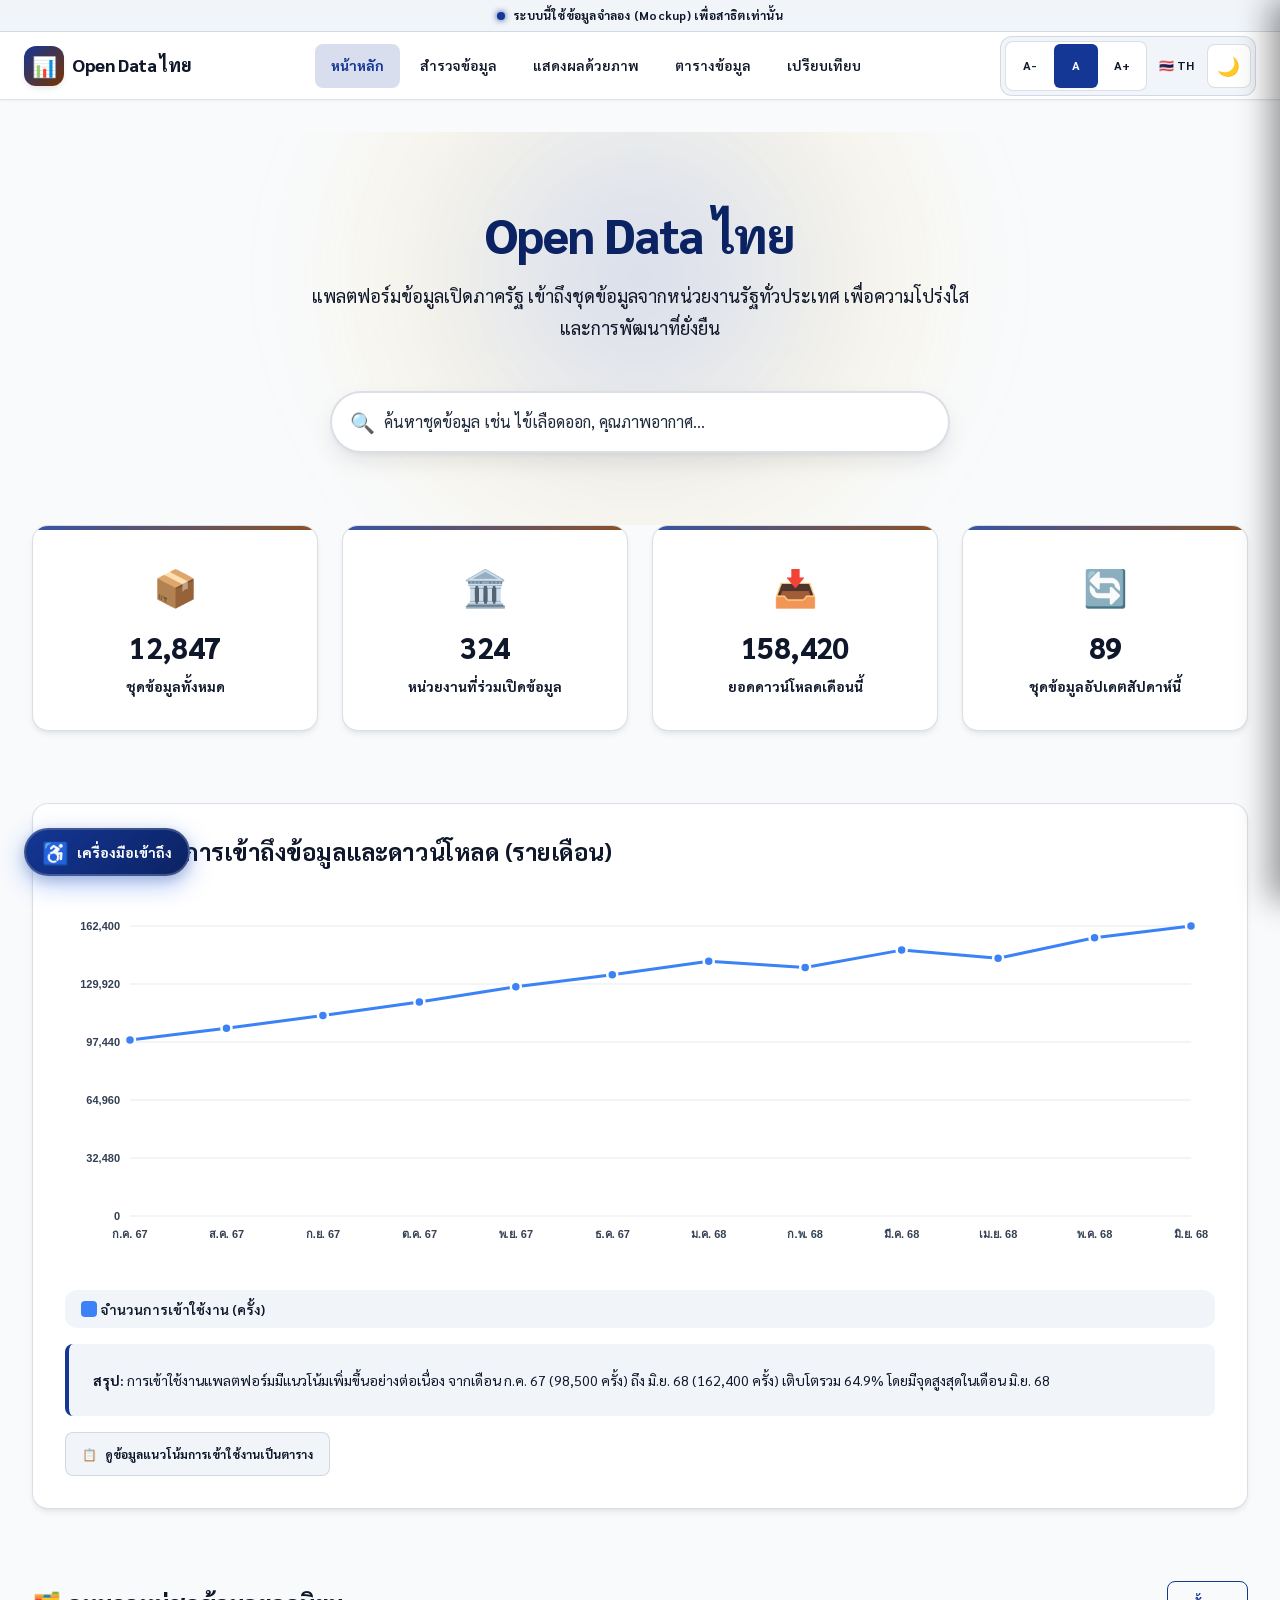
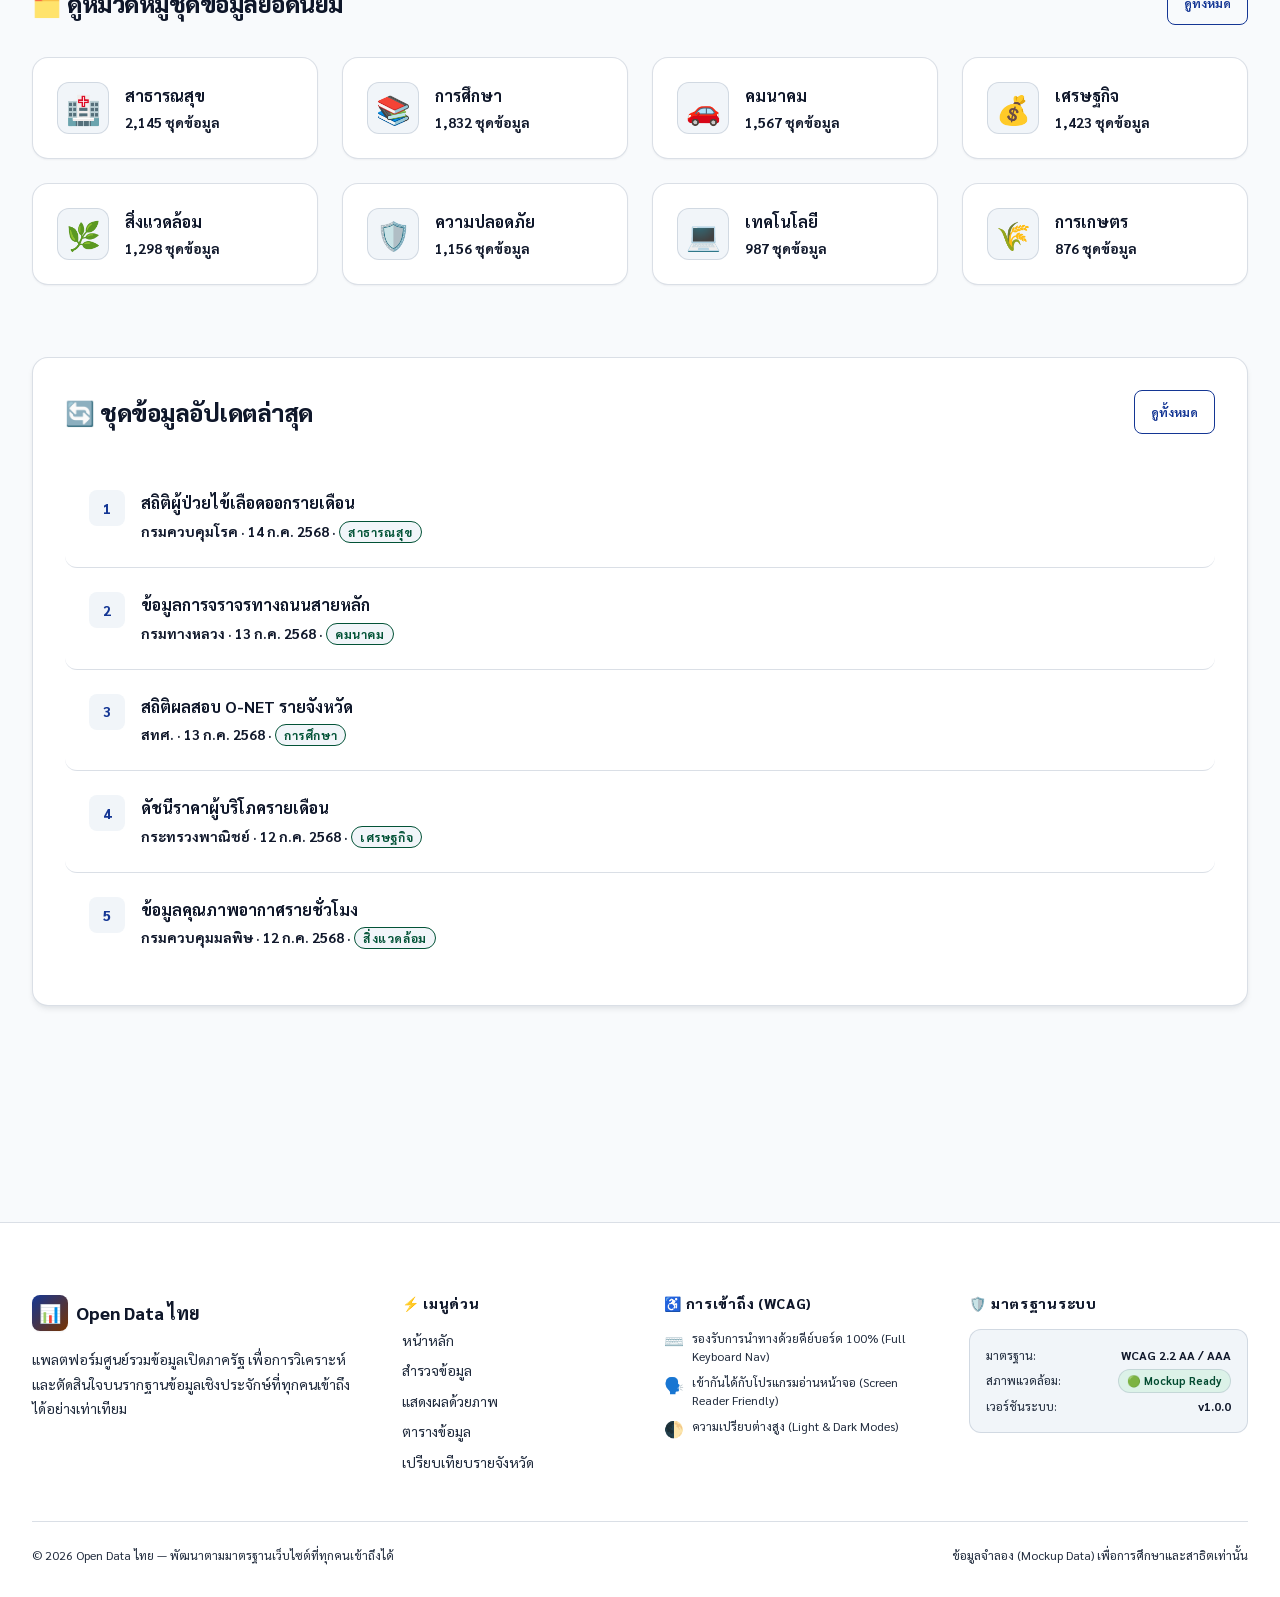
<file: index.html>
<!DOCTYPE html>
<html lang="th">
<head>
  <meta charset="UTF-8">
  <meta name="viewport" content="width=device-width, initial-scale=1.0">
  <meta name="description" content="Open Data ไทย — แพลตฟอร์มข้อมูลเปิดภาครัฐ ค้นหาและเข้าถึงชุดข้อมูลจากหน่วยงานรัฐทั่วประเทศ">
  <title>Open Data ไทย — หน้าหลัก</title>
  <script>
    (function(){try{var t=localStorage.getItem('wcag_theme');var s=localStorage.getItem('wcag_full_settings');var th=t;if(s){var o=JSON.parse(s);if(o&&o.theme)th=o.theme;}if(!th&&window.matchMedia&&window.matchMedia('(prefers-color-scheme: light)').matches)th='light';if(!th)th='dark';document.documentElement.setAttribute('data-theme',th);if(s){var o2=JSON.parse(s);if(o2&&o2.fontSize&&o2.fontSize!=='norm')document.documentElement.classList.add('wcag-size-'+o2.fontSize);}}catch(e){}})();
  </script>
  <link rel="stylesheet" href="css/styles.css">
  <link rel="stylesheet" href="css/components.css">
</head>
<body>
  <a href="#main-content" class="skip-link" data-i18n="skip.main">ข้ามไปยังเนื้อหาหลัก</a>

  <div class="mockup-banner" role="status" aria-label="ข้อมูลจำลอง">
    <span class="mockup-dot" aria-hidden="true"></span>
    <span data-i18n="banner.mockup">ระบบนี้ใช้ข้อมูลจำลอง (<span lang="en">Mockup</span>) เพื่อสาธิตเท่านั้น</span>
  </div>

  <header class="site-nav" role="banner">
    <div class="nav-inner">
      <a href="index.html" class="nav-brand" aria-label="Open Data ไทย หน้าหลัก" data-i18n-aria-label="nav.brand">
        <span class="brand-icon" aria-hidden="true">📊</span>
        <span data-i18n="nav.brand"><span lang="en">Open Data</span> ไทย</span>
      </a>
      <nav id="nav-links" class="nav-links" data-open="false" aria-label="เมนูหลัก">
        <a href="index.html" class="nav-link" aria-current="page" data-i18n="nav.home">หน้าหลัก</a>
        <a href="explore.html" class="nav-link" data-i18n="nav.explore">สำรวจข้อมูล</a>
        <a href="visualization.html" class="nav-link" data-i18n="nav.viz">แสดงผลด้วยภาพ</a>
        <a href="data-table.html" class="nav-link" data-i18n="nav.table">ตารางข้อมูล</a>
        <a href="compare.html" class="nav-link" aria-label="เปรียบเทียบข้อมูลสถิติผู้ป่วยไข้เลือดออกรายจังหวัด" data-i18n="nav.compare" data-i18n-aria-label="nav.compare.aria">เปรียบเทียบ</a>
      </nav>
      <div class="nav-actions" role="group" aria-label="เครื่องมือเสริมและการนำทาง">
        <button type="button" class="nav-toggle" id="nav-toggle" aria-expanded="false" aria-controls="nav-links" aria-label="เปิดเมนูนำทาง" data-i18n-aria-label="nav.toggle.label">☰</button>
      </div>
    </div>
  </header>

  <main id="main-content" class="page-content">
    <div class="container">

      <!-- Hero Section -->
      <section class="hero" aria-labelledby="hero-title">
        <h1 id="hero-title" class="text-gradient" data-i18n="hero.title"><span lang="en">Open Data</span> ไทย</h1>
        <p data-i18n="hero.desc">แพลตฟอร์มข้อมูลเปิดภาครัฐ เข้าถึงชุดข้อมูลจากหน่วยงานรัฐทั่วประเทศ เพื่อความโปร่งใสและการพัฒนาที่ยั่งยืน</p>

        <div class="search-box" role="search" aria-label="ค้นหาชุดข้อมูลในหน้าหลัก" data-i18n-aria-label="home.search.landmark">
          <label for="search-home" class="sr-only" data-i18n="explore.search.label">ค้นหาชุดข้อมูล</label>
          <span class="search-icon" aria-hidden="true">🔍</span>
          <input type="search" id="search-home" placeholder="ค้นหาชุดข้อมูล เช่น ไข้เลือดออก, คุณภาพอากาศ..." data-i18n-placeholder="hero.search.placeholder" autocomplete="off">
        </div>
        <div id="search-results" role="status" aria-live="polite" class="sr-only"></div>
      </section>

      <!-- Stats -->
      <section class="section" aria-labelledby="stats-title">
        <h2 id="stats-title" class="sr-only" data-i18n="stats.title">ตัวเลขสำคัญ</h2>
        <div class="grid grid-4" id="stats-grid">
          <!-- Populated by JS -->
        </div>
      </section>

      <!-- Usage Trend Chart -->
      <section class="section" aria-labelledby="trend-title">
        <div class="chart-container">
          <div class="chart-header">
            <h2 id="trend-title"><span aria-hidden="true">📈 </span><span data-i18n="home.chart.title">แนวโน้มการเข้าใช้งาน</span></h2>
          </div>
          <div class="chart-canvas-wrapper">
            <canvas id="usage-chart" aria-label="กราฟเส้นแสดงแนวโน้มการเข้าใช้งานย้อนหลัง 12 เดือน"></canvas>
          </div>
          <div id="trend-legend"></div>
          <div class="chart-summary" id="trend-summary">
            <!-- Populated by JS -->
          </div>
          <div id="trend-table-toggle" style="margin-top: var(--space-md);"></div>
        </div>
      </section>

      <!-- Popular Categories -->
      <section class="section" aria-labelledby="categories-title">
        <div class="section-header">
          <h2 id="categories-title"><span aria-hidden="true">🗂️ </span><span data-i18n="home.cats.title">หมวดข้อมูลยอดนิยม</span></h2>
          <a href="explore.html" class="btn btn-outline btn-sm" aria-label="ดูหมวดหมู่ชุดข้อมูลยอดนิยมและรูปภาพสัญลักษณ์ทั้งหมด" data-i18n="home.view.all" data-i18n-aria-label="home.cats.viewall.aria">ดูทั้งหมด</a>
        </div>
        <div class="grid grid-4" id="categories-grid">
          <!-- Populated by JS -->
        </div>
      </section>

      <!-- Latest Datasets -->
      <section class="section" aria-labelledby="latest-title">
        <div class="card">
          <div class="section-header">
            <h2 id="latest-title"><span aria-hidden="true">🔄 </span><span data-i18n="home.updates.title">ชุดข้อมูลอัปเดตล่าสุด</span></h2>
            <a href="explore.html" class="btn btn-outline btn-sm" aria-label="ดูชุดข้อมูลอัปเดตล่าสุดและรายการทั้งหมด" data-i18n="home.view.all" data-i18n-aria-label="home.updates.viewall.aria">ดูทั้งหมด</a>
          </div>
          <div id="latest-list" role="list">
            <!-- Populated by JS -->
          </div>
        </div>
      </section>

    </div>
  </main>

  <footer class="site-footer" role="contentinfo" aria-label="ส่วนท้ายกระดานข้อมูลและเมนูนำทางเสริม">
    <div class="footer-inner">
      <div class="footer-grid">
        <!-- Col 1: Brand & Mission -->
        <div class="footer-col">
          <a href="index.html" class="footer-brand" aria-label="Open Data ไทย หน้าหลักส่วนท้าย" data-i18n-aria-label="nav.brand">
            <span class="brand-icon" aria-hidden="true">📊</span>
            <span data-i18n="nav.brand"><span lang="en">Open Data</span> ไทย</span>
          </a>
          <p class="footer-desc" data-i18n="footer.desc">แพลตฟอร์มศูนย์รวมข้อมูลเปิดภาครัฐ เพื่อการวิเคราะห์และตัดสินใจบนรากฐานข้อมูลเชิงประจักษ์ที่ทุกคนเข้าถึงได้อย่างเท่าเทียม</p>
        </div>

        <!-- Col 2: Quick Links -->
        <div class="footer-col">
          <h2 class="footer-heading" id="footer-menu-title"><span aria-hidden="true">⚡ </span><span data-i18n="footer.quick">เมนูด่วน</span></h2>
          <ul class="footer-links" aria-labelledby="footer-menu-title">
            <li><a href="index.html" data-i18n="nav.home">หน้าหลัก</a></li>
            <li><a href="explore.html" data-i18n="nav.explore">สำรวจชุดข้อมูล</a></li>
            <li><a href="visualization.html" data-i18n="nav.viz">แสดงผลด้วยภาพ</a></li>
            <li><a href="data-table.html" data-i18n="nav.table">ตารางข้อมูลเชิงลึก</a></li>
            <li><a href="compare.html" aria-label="เปรียบเทียบข้อมูลสถิติผู้ป่วยไข้เลือดออกรายจังหวัด" data-i18n="footer.nav.compare" data-i18n-aria-label="nav.compare.aria">เปรียบเทียบรายจังหวัด</a></li>
          </ul>
        </div>

        <!-- Col 3: Accessibility Features -->
        <div class="footer-col">
          <h2 class="footer-heading" id="footer-a11y-title"><span aria-hidden="true">♿ </span><span data-i18n="footer.a11y">การเข้าถึง (WCAG)</span></h2>
          <ul class="footer-feature-list" aria-labelledby="footer-a11y-title">
            <li class="footer-feature-item">
              <span class="footer-feature-icon" aria-hidden="true">⌨️</span>
              <span data-i18n="footer.a11y.kb">รองรับการนำทางด้วยคีย์บอร์ด 100% (<span lang="en">Full Keyboard Nav</span>)</span>
            </li>
            <li class="footer-feature-item">
              <span class="footer-feature-icon" aria-hidden="true">🗣️</span>
              <span data-i18n="footer.a11y.sr">เข้ากันได้กับโปรแกรมอ่านหน้าจอ (<span lang="en">Screen Reader Friendly</span>)</span>
            </li>
            <li class="footer-feature-item">
              <span class="footer-feature-icon" aria-hidden="true">🌓</span>
              <span data-i18n="footer.a11y.mode">ความเปรียบต่างสูง (<span lang="en">Light & Dark Modes</span>)</span>
            </li>
          </ul>
        </div>

        <!-- Col 4: Project Status & Standards -->
        <div class="footer-col">
          <h2 class="footer-heading" id="footer-status-title"><span aria-hidden="true">🛡️ </span><span data-i18n="footer.standards">มาตรฐานระบบ</span></h2>
          <div class="footer-status-box" aria-labelledby="footer-status-title">
            <div class="footer-status-row">
              <span data-i18n="footer.std.label">มาตรฐาน:</span>
              <strong><span lang="en">WCAG 2.2 AA / AAA</span></strong>
            </div>
            <div class="footer-status-row">
              <span data-i18n="footer.env.label">สภาพแวดล้อม:</span>
              <span class="footer-badge success" role="status" data-i18n="footer.env.val">🟢 <span lang="en">Mockup Ready</span></span>
            </div>
            <div class="footer-status-row">
              <span data-i18n="footer.ver.label">เวอร์ชันระบบ:</span>
              <strong><span lang="en">v1.0.0</span></strong>
            </div>
          </div>
        </div>
      </div>

      <div class="footer-bottom">
        <div data-i18n="footer.copy">© 2026 <span lang="en">Open Data</span> ไทย — พัฒนาตามมาตรฐานเว็บไซต์ที่ทุกคนเข้าถึงได้</div>
        <div class="footer-bottom-links">
          <span data-i18n="footer.disclaimer">ข้อมูลจำลอง (<span lang="en">Mockup Data</span>) เพื่อการศึกษาและสาธิตเท่านั้น</span>
        </div>
      </div>
    </div>
  </footer>

  <script src="js/i18n.js"></script>
  <script src="js/mock-data.js"></script>
  <script src="js/chart.js"></script>
  <script src="js/main.js"></script>
  <script src="js/home.js"></script>
</body>
</html>
</file>
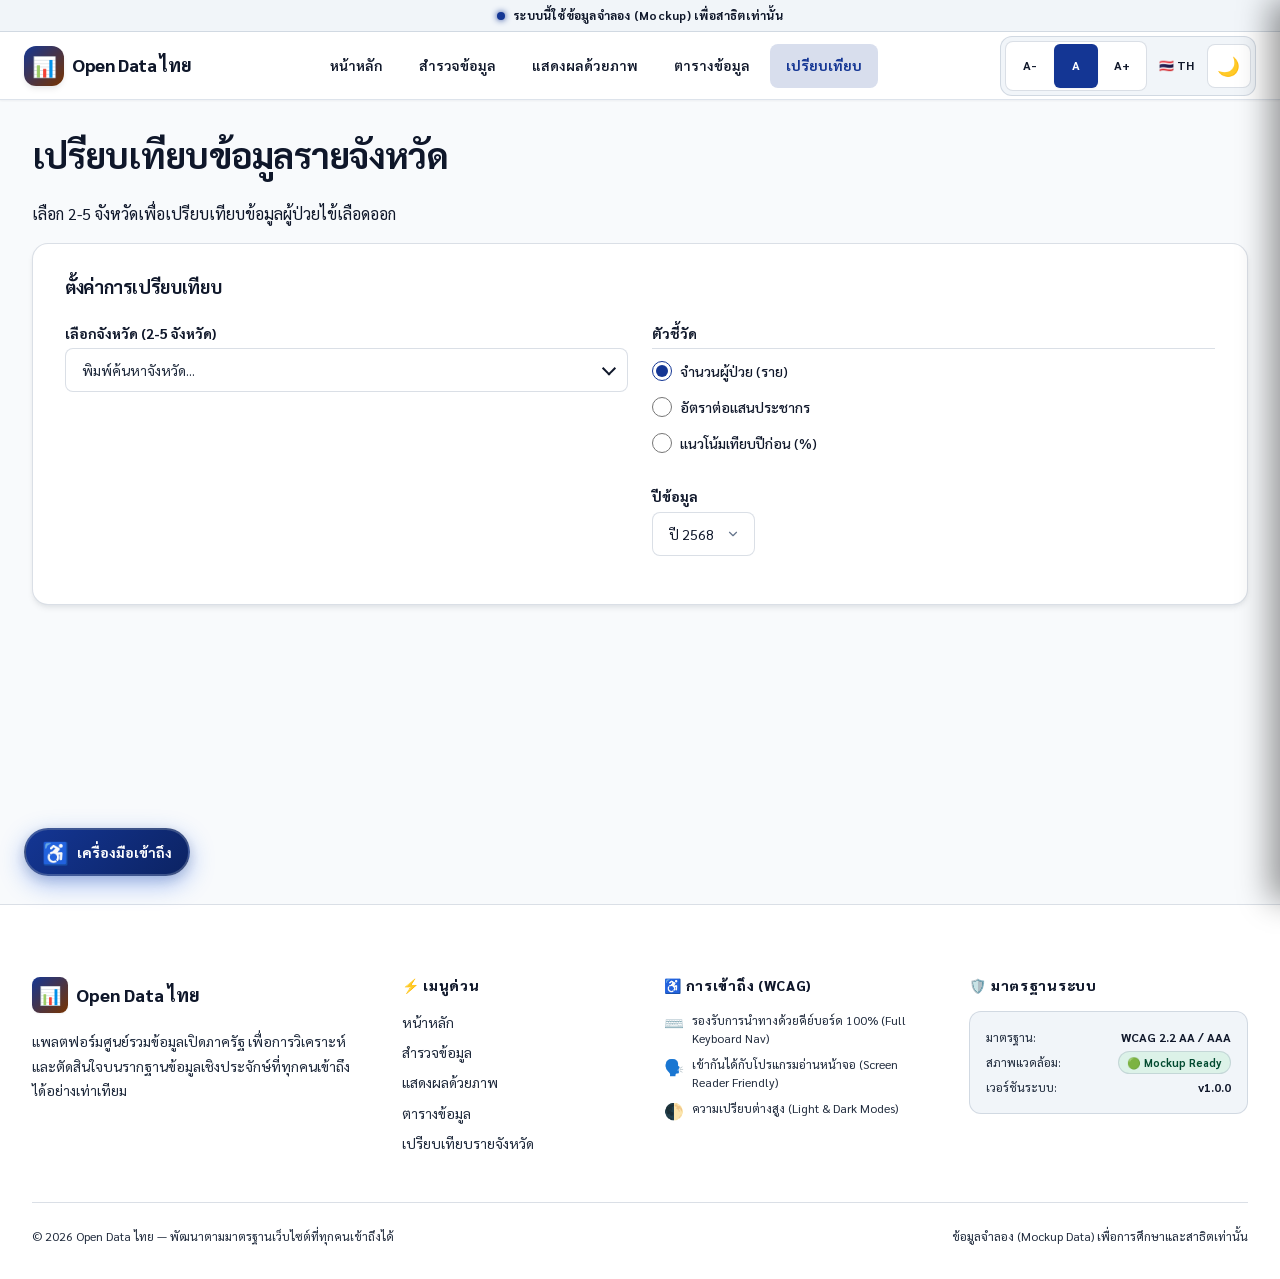
<file: compare.html>
<!DOCTYPE html>
<html lang="th">
<head>
  <meta charset="UTF-8">
  <meta name="viewport" content="width=device-width, initial-scale=1.0">
  <meta name="description" content="เปรียบเทียบข้อมูลผู้ป่วยไข้เลือดออกระหว่างจังหวัด พร้อมแผนที่และตารางเปรียบเทียบ">
  <title>เปรียบเทียบรายจังหวัด — Open Data ไทย</title>
  <script>
    (function(){try{var t=localStorage.getItem('wcag_theme');var s=localStorage.getItem('wcag_full_settings');var th=t;if(s){var o=JSON.parse(s);if(o&&o.theme)th=o.theme;}if(!th&&window.matchMedia&&window.matchMedia('(prefers-color-scheme: light)').matches)th='light';if(!th)th='dark';document.documentElement.setAttribute('data-theme',th);if(s){var o2=JSON.parse(s);if(o2&&o2.fontSize&&o2.fontSize!=='norm')document.documentElement.classList.add('wcag-size-'+o2.fontSize);}}catch(e){}})();
  </script>
  <link rel="stylesheet" href="css/styles.css">
  <link rel="stylesheet" href="css/components.css">
</head>
<body>
  <a href="#main-content" class="skip-link" data-i18n="skip.main">ข้ามไปยังเนื้อหาหลัก</a>

  <div class="mockup-banner" role="status" aria-label="ข้อมูลจำลอง">
    <span class="mockup-dot" aria-hidden="true"></span>
    <span data-i18n="banner.mockup">ระบบนี้ใช้ข้อมูลจำลอง (<span lang="en">Mockup</span>) เพื่อสาธิตเท่านั้น</span>
  </div>

  <header class="site-nav" role="banner">
    <div class="nav-inner">
      <a href="index.html" class="nav-brand" aria-label="Open Data ไทย หน้าหลัก" data-i18n-aria-label="nav.brand">
        <span class="brand-icon" aria-hidden="true">📊</span>
        <span data-i18n="nav.brand"><span lang="en">Open Data</span> ไทย</span>
      </a>
      <nav id="nav-links" class="nav-links" data-open="false" aria-label="เมนูหลัก">
        <a href="index.html" class="nav-link" data-i18n="nav.home">หน้าหลัก</a>
        <a href="explore.html" class="nav-link" data-i18n="nav.explore">สำรวจข้อมูล</a>
        <a href="visualization.html" class="nav-link" data-i18n="nav.viz">แสดงผลด้วยภาพ</a>
        <a href="data-table.html" class="nav-link" data-i18n="nav.table">ตารางข้อมูล</a>
        <a href="compare.html" class="nav-link" aria-current="page" aria-label="เปรียบเทียบข้อมูลสถิติผู้ป่วยไข้เลือดออกรายจังหวัด" data-i18n="nav.compare" data-i18n-aria-label="nav.compare.aria">เปรียบเทียบ</a>
      </nav>
      <div class="nav-actions" role="group" aria-label="เครื่องมือเสริมและการนำทาง">
        <button type="button" class="nav-toggle" id="nav-toggle" aria-expanded="false" aria-controls="nav-links" aria-label="เปิดเมนูนำทาง" data-i18n-aria-label="nav.toggle.label">☰</button>
      </div>
    </div>
  </header>

  <main id="main-content" class="page-content">
    <div class="container">
      <h1 data-i18n="compare.page.title">เปรียบเทียบข้อมูลรายจังหวัด</h1>
      <p data-i18n="compare.page.desc">เลือก 2-5 จังหวัดเพื่อเปรียบเทียบข้อมูลผู้ป่วยไข้เลือดออก</p>

      <!-- Controls -->
      <section class="card" aria-labelledby="controls-title" style="margin-bottom: var(--space-xl);">
        <h2 id="controls-title" style="font-size: var(--text-lg);" data-i18n="compare.controls.title">ตั้งค่าการเปรียบเทียบ</h2>

        <div class="grid grid-2" style="margin-top: var(--space-lg);">
          <!-- Province selector -->
          <div>
            <label for="province-search" class="form-label" data-i18n="compare.prov.label">เลือกจังหวัด (2-5 จังหวัด)</label>
            <div class="combobox-wrapper" role="combobox" aria-expanded="false" aria-haspopup="listbox" aria-owns="province-listbox">
              <input type="text" id="province-search" class="combobox-input" role="combobox" aria-expanded="false" aria-haspopup="listbox" placeholder="พิมพ์ค้นหาจังหวัด..." data-i18n-placeholder="compare.combobox.placeholder" autocomplete="off" aria-autocomplete="list" aria-controls="province-listbox">
              <div id="province-listbox" class="combobox-listbox" role="listbox" aria-label="รายชื่อจังหวัด">
                <!-- Populated by JS -->
              </div>
            </div>
            <div id="selected-provinces" class="selected-tags" aria-live="polite" aria-label="จังหวัดที่เลือก">
              <!-- Tags populated by JS -->
            </div>
            <div id="province-status" role="status" aria-live="polite" class="sr-only"></div>
          </div>

          <!-- Indicator + Year -->
          <div>
            <fieldset>
              <legend class="form-label" data-i18n="compare.indicator.legend">ตัวชี้วัด</legend>
              <div id="indicator-radios">
                <!-- Populated by JS -->
              </div>
            </fieldset>

            <div class="form-group" style="margin-top: var(--space-md);">
              <label for="year-select" class="form-label" data-i18n="compare.year.label">ปีข้อมูล</label>
              <select id="year-select" class="form-select" style="width: auto;">
                <option value="2568" data-i18n="compare.year.2568" selected>ปี 2568</option>
                <option value="2567" data-i18n="compare.year.2567">ปี 2567</option>
              </select>
            </div>
          </div>
        </div>
      </section>

      <!-- Results -->
      <div class="grid grid-2" id="results-area" style="display: none;">
        <!-- Map -->
        <section class="map-container" aria-labelledby="map-title">
          <h2 id="map-title" style="font-size: var(--text-lg);" data-i18n="compare.map.title">แผนที่ประเทศไทย</h2>
          <div id="map-svg-container">
            <!-- SVG map inserted by JS -->
          </div>
          <div id="map-legend-container" class="map-legend" aria-label="คำอธิบายเฉดสี">
            <!-- Legend populated by JS -->
          </div>
        </section>

        <!-- Comparison Table -->
        <section class="card" aria-labelledby="compare-table-title">
          <h2 id="compare-table-title" style="font-size: var(--text-lg);" data-i18n="compare.table.title">ตารางเปรียบเทียบ</h2>
          <div class="table-wrapper" style="margin-top: var(--space-md);">
            <table class="data-table" id="compare-table" aria-label="ตารางเปรียบเทียบจังหวัดที่เลือก">
              <thead id="compare-thead">
                <!-- Populated by JS -->
              </thead>
              <tbody id="compare-tbody">
                <!-- Populated by JS -->
              </tbody>
            </table>
          </div>
        </section>
      </div>

      <!-- Action buttons -->
      <div class="btn-group" style="margin-top: var(--space-xl); justify-content: center;" id="action-buttons" hidden>
        <button type="button" class="btn btn-secondary" id="btn-share" aria-label="แชร์ผลการเปรียบเทียบข้อมูลรายจังหวัดเป็นลิงก์" data-i18n="compare.share.btn" data-i18n-aria-label="compare.share.aria">
          <span aria-hidden="true">🔗</span> แชร์ลิงก์
        </button>
        <button type="button" class="btn btn-secondary" id="btn-print" aria-label="พิมพ์รายงานสรุปผลการเปรียบเทียบข้อมูลรายจังหวัด" data-i18n="compare.print.btn" data-i18n-aria-label="compare.print.aria">
          <span aria-hidden="true">🖨️</span> พิมพ์รายงาน
        </button>
      </div>
    </div>
  </main>

  <footer class="site-footer" role="contentinfo" aria-label="ส่วนท้ายกระดานข้อมูลและเมนูนำทางเสริม">
    <div class="footer-inner">
      <div class="footer-grid">
        <!-- Col 1: Brand & Mission -->
        <div class="footer-col">
          <a href="index.html" class="footer-brand" aria-label="Open Data ไทย หน้าหลักส่วนท้าย" data-i18n-aria-label="nav.brand">
            <span class="brand-icon" aria-hidden="true">📊</span>
            <span data-i18n="nav.brand"><span lang="en">Open Data</span> ไทย</span>
          </a>
          <p class="footer-desc" data-i18n="footer.desc">แพลตฟอร์มศูนย์รวมข้อมูลเปิดภาครัฐ เพื่อการวิเคราะห์และตัดสินใจบนรากฐานข้อมูลเชิงประจักษ์ที่ทุกคนเข้าถึงได้อย่างเท่าเทียม</p>
        </div>

        <!-- Col 2: Quick Links -->
        <div class="footer-col">
          <h2 class="footer-heading" id="footer-menu-title"><span aria-hidden="true">⚡ </span><span data-i18n="footer.quick">เมนูด่วน</span></h2>
          <ul class="footer-links" aria-labelledby="footer-menu-title">
            <li><a href="index.html" data-i18n="nav.home">หน้าหลัก</a></li>
            <li><a href="explore.html" data-i18n="nav.explore">สำรวจชุดข้อมูล</a></li>
            <li><a href="visualization.html" data-i18n="nav.viz">แสดงผลด้วยภาพ</a></li>
            <li><a href="data-table.html" data-i18n="nav.table">ตารางข้อมูลเชิงลึก</a></li>
            <li><a href="compare.html" aria-label="เปรียบเทียบข้อมูลสถิติผู้ป่วยไข้เลือดออกรายจังหวัด" data-i18n="footer.nav.compare" data-i18n-aria-label="nav.compare.aria">เปรียบเทียบรายจังหวัด</a></li>
          </ul>
        </div>

        <!-- Col 3: Accessibility Features -->
        <div class="footer-col">
          <h2 class="footer-heading" id="footer-a11y-title"><span aria-hidden="true">♿ </span><span data-i18n="footer.a11y">การเข้าถึง (WCAG)</span></h2>
          <ul class="footer-feature-list" aria-labelledby="footer-a11y-title">
            <li class="footer-feature-item">
              <span class="footer-feature-icon" aria-hidden="true">⌨️</span>
              <span data-i18n="footer.a11y.kb">รองรับการนำทางด้วยคีย์บอร์ด 100% (<span lang="en">Full Keyboard Nav</span>)</span>
            </li>
            <li class="footer-feature-item">
              <span class="footer-feature-icon" aria-hidden="true">🗣️</span>
              <span data-i18n="footer.a11y.sr">เข้ากันได้กับโปรแกรมอ่านหน้าจอ (<span lang="en">Screen Reader Friendly</span>)</span>
            </li>
            <li class="footer-feature-item">
              <span class="footer-feature-icon" aria-hidden="true">🌓</span>
              <span data-i18n="footer.a11y.mode">ความเปรียบต่างสูง (<span lang="en">Light & Dark Modes</span>)</span>
            </li>
          </ul>
        </div>

        <!-- Col 4: Project Status & Standards -->
        <div class="footer-col">
          <h2 class="footer-heading" id="footer-status-title"><span aria-hidden="true">🛡️ </span><span data-i18n="footer.standards">มาตรฐานระบบ</span></h2>
          <div class="footer-status-box" aria-labelledby="footer-status-title">
            <div class="footer-status-row">
              <span data-i18n="footer.std.label">มาตรฐาน:</span>
              <strong><span lang="en">WCAG 2.2 AA / AAA</span></strong>
            </div>
            <div class="footer-status-row">
              <span data-i18n="footer.env.label">สภาพแวดล้อม:</span>
              <span class="footer-badge success" role="status" data-i18n="footer.env.val">🟢 <span lang="en">Mockup Ready</span></span>
            </div>
            <div class="footer-status-row">
              <span data-i18n="footer.ver.label">เวอร์ชันระบบ:</span>
              <strong><span lang="en">v1.0.0</span></strong>
            </div>
          </div>
        </div>
      </div>

      <div class="footer-bottom">
        <div data-i18n="footer.copy">© 2026 <span lang="en">Open Data</span> ไทย — พัฒนาตามมาตรฐานเว็บไซต์ที่ทุกคนเข้าถึงได้</div>
        <div class="footer-bottom-links">
          <span data-i18n="footer.disclaimer">ข้อมูลจำลอง (<span lang="en">Mockup Data</span>) เพื่อการศึกษาและสาธิตเท่านั้น</span>
        </div>
      </div>
    </div>
  </footer>

  <script src="js/i18n.js"></script>
  <script src="js/mock-data.js"></script>
  <script src="js/main.js"></script>
  <script src="js/compare.js"></script>
</body>
</html>
</file>
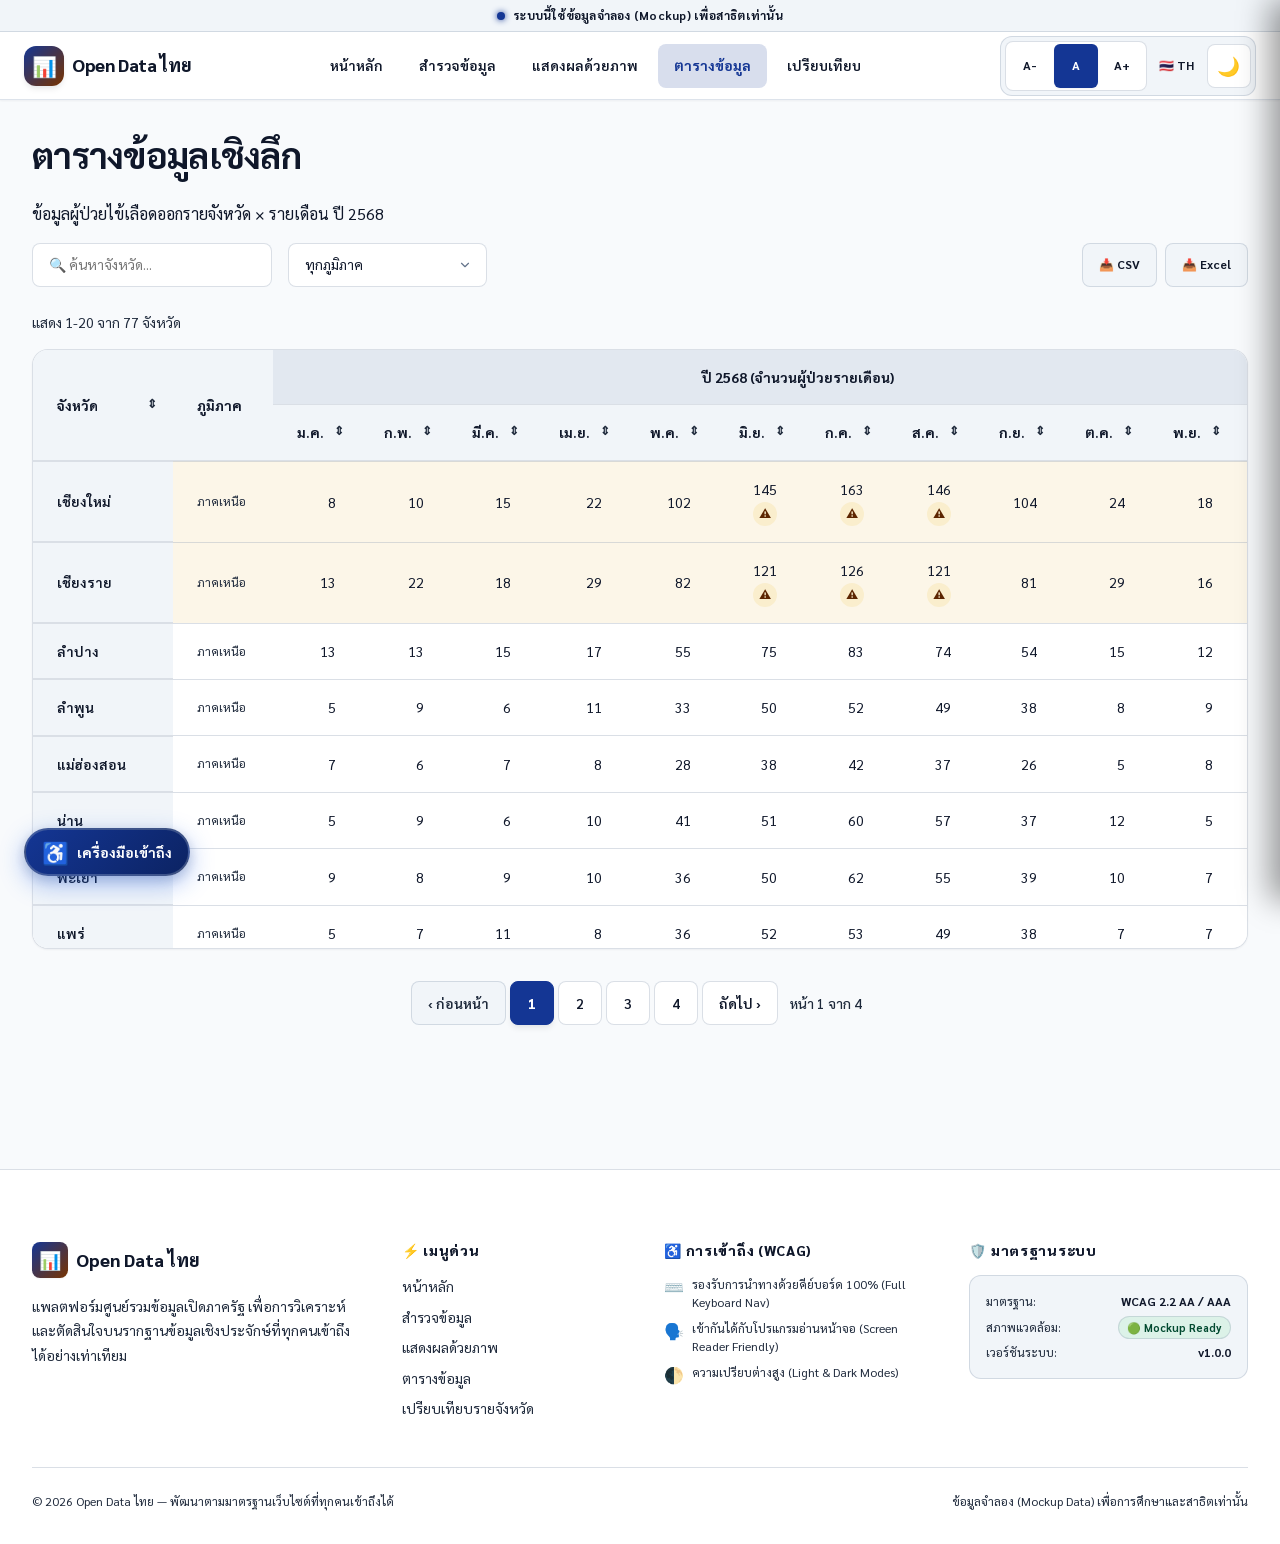
<file: data-table.html>
<!DOCTYPE html>
<html lang="th">
<head>
  <meta charset="UTF-8">
  <meta name="viewport" content="width=device-width, initial-scale=1.0">
  <meta name="description" content="ตารางข้อมูลผู้ป่วยไข้เลือดออก 77 จังหวัด รายเดือน พร้อมค้นหา กรอง เรียงลำดับ และส่งออก">
  <title>ตารางข้อมูลเชิงลึก — Open Data ไทย</title>
  <script>
    (function(){try{var t=localStorage.getItem('wcag_theme');var s=localStorage.getItem('wcag_full_settings');var th=t;if(s){var o=JSON.parse(s);if(o&&o.theme)th=o.theme;}if(!th&&window.matchMedia&&window.matchMedia('(prefers-color-scheme: light)').matches)th='light';if(!th)th='dark';document.documentElement.setAttribute('data-theme',th);if(s){var o2=JSON.parse(s);if(o2&&o2.fontSize&&o2.fontSize!=='norm')document.documentElement.classList.add('wcag-size-'+o2.fontSize);}}catch(e){}})();
  </script>
  <link rel="stylesheet" href="css/styles.css">
  <link rel="stylesheet" href="css/components.css">
  <style>
    /* Page-specific: responsive card layout for large table */
    @media (max-width: 768px) {
      .province-table thead { display: none; }
      .province-table tbody tr {
        display: block;
        margin-bottom: var(--space-md);
        padding: var(--space-md);
        border: 1px solid var(--color-border);
        border-radius: var(--radius-lg);
        background: var(--color-surface-1);
      }
      .province-table tbody td, .province-table tbody th {
        display: flex;
        justify-content: space-between;
        padding: var(--space-xs) 0;
        border-bottom: 1px solid var(--color-border);
      }
      .province-table tbody td:last-child { border-bottom: none; }
      .province-table tbody td::before, .province-table tbody th::before {
        content: attr(data-label);
        font-weight: 600;
        color: var(--color-text-3);
        font-size: var(--text-xs);
      }
    }
  </style>
</head>
<body>
  <a href="#main-content" class="skip-link" data-i18n="skip.main">ข้ามไปยังเนื้อหาหลัก</a>

  <div class="mockup-banner" role="status" aria-label="ข้อมูลจำลอง">
    <span class="mockup-dot" aria-hidden="true"></span>
    <span data-i18n="banner.mockup">ระบบนี้ใช้ข้อมูลจำลอง (<span lang="en">Mockup</span>) เพื่อสาธิตเท่านั้น</span>
  </div>

  <header class="site-nav" role="banner">
    <div class="nav-inner">
      <a href="index.html" class="nav-brand" aria-label="Open Data ไทย หน้าหลัก" data-i18n-aria-label="nav.brand">
        <span class="brand-icon" aria-hidden="true">📊</span>
        <span data-i18n="nav.brand"><span lang="en">Open Data</span> ไทย</span>
      </a>
      <nav id="nav-links" class="nav-links" data-open="false" aria-label="เมนูหลัก">
        <a href="index.html" class="nav-link" data-i18n="nav.home">หน้าหลัก</a>
        <a href="explore.html" class="nav-link" data-i18n="nav.explore">สำรวจข้อมูล</a>
        <a href="visualization.html" class="nav-link" data-i18n="nav.viz">แสดงผลด้วยภาพ</a>
        <a href="data-table.html" class="nav-link" aria-current="page" data-i18n="nav.table">ตารางข้อมูล</a>
        <a href="compare.html" class="nav-link" aria-label="เปรียบเทียบข้อมูลสถิติผู้ป่วยไข้เลือดออกรายจังหวัด" data-i18n="nav.compare" data-i18n-aria-label="nav.compare.aria">เปรียบเทียบ</a>
      </nav>
      <div class="nav-actions" role="group" aria-label="เครื่องมือเสริมและการนำทาง">
        <button type="button" class="nav-toggle" id="nav-toggle" aria-expanded="false" aria-controls="nav-links" aria-label="เปิดเมนูนำทาง" data-i18n-aria-label="nav.toggle.label">☰</button>
      </div>
    </div>
  </header>

  <main id="main-content" class="page-content">
    <div class="container">
      <h1 data-i18n="table.page.title">ตารางข้อมูลเชิงลึก</h1>
      <p data-i18n="table.page.desc">ข้อมูลผู้ป่วยไข้เลือดออกรายจังหวัด × รายเดือน ปี 2568</p>

      <!-- Toolbar & Data Table Section -->
      <section aria-labelledby="table-section-title">
        <h2 id="table-section-title" class="sr-only" data-i18n="table.main.heading">ตารางข้อมูลผู้ป่วยไข้เลือดออกรายจังหวัด</h2>
        <div class="toolbar">
          <div class="toolbar-left">
            <div class="form-group" role="search" aria-label="ค้นหาจังหวัดในตาราง" data-i18n-aria-label="table.search.landmark" style="margin-bottom: 0;">
              <label for="search-province" class="sr-only" data-i18n="table.th.province">ค้นหาจังหวัด</label>
              <input type="search" id="search-province" class="form-input" placeholder="🔍 ค้นหาจังหวัด..." style="width: 240px;" data-i18n-placeholder="table.toolbar.search" autocomplete="off">
            </div>
            <div class="form-group" style="margin-bottom: 0;">
              <label for="filter-region" class="sr-only" data-i18n="table.th.region">กรองตามภูมิภาค</label>
              <select id="filter-region" class="form-select" style="width: auto;">
                <option value="" data-i18n="table.toolbar.region">ทุกภูมิภาค</option>
              </select>
            </div>
          </div>
          <div class="toolbar-right">
            <button type="button" class="btn btn-secondary btn-sm" id="export-csv" aria-label="ส่งออกข้อมูลเป็นไฟล์ Comma-Separated Values (CSV)" data-i18n="table.export.csv">
              <span aria-hidden="true">📥</span> <abbr title="Comma-Separated Values" lang="en">CSV</abbr>
            </button>
            <button type="button" class="btn btn-secondary btn-sm" id="export-excel" aria-label="ส่งออกข้อมูลเป็นไฟล์ Microsoft Excel (XLSX)" data-i18n="table.export.excel">
              <span aria-hidden="true">📥</span> <abbr title="Microsoft Excel Spreadsheet" lang="en">Excel</abbr>
            </button>
          </div>
        </div>

        <!-- Results count -->
        <div id="table-results" role="status" aria-live="polite" style="font-size: var(--text-sm); color: var(--color-text-3); margin-bottom: var(--space-md);"></div>

        <!-- Data Table -->
        <div class="table-wrapper" style="max-height: 600px; overflow: auto;">
          <table class="data-table sticky-col province-table" id="province-table" aria-label="ตารางข้อมูลผู้ป่วยไข้เลือดออกรายจังหวัด ปี 2568">
            <thead id="province-thead">
              <!-- Populated by JS: 2-level headers -->
            </thead>
            <tbody id="province-tbody">
              <!-- Populated by JS -->
            </tbody>
          </table>
        </div>

        <!-- Pagination -->
        <div id="pagination-container"></div>
      </section>
    </div>
  </main>

  <footer class="site-footer" role="contentinfo" aria-label="ส่วนท้ายกระดานข้อมูลและเมนูนำทางเสริม">
    <div class="footer-inner">
      <div class="footer-grid">
        <!-- Col 1: Brand & Mission -->
        <div class="footer-col">
          <a href="index.html" class="footer-brand" aria-label="Open Data ไทย หน้าหลักส่วนท้าย" data-i18n-aria-label="nav.brand">
            <span class="brand-icon" aria-hidden="true">📊</span>
            <span data-i18n="nav.brand"><span lang="en">Open Data</span> ไทย</span>
          </a>
          <p class="footer-desc" data-i18n="footer.desc">แพลตฟอร์มศูนย์รวมข้อมูลเปิดภาครัฐ เพื่อการวิเคราะห์และตัดสินใจบนรากฐานข้อมูลเชิงประจักษ์ที่ทุกคนเข้าถึงได้อย่างเท่าเทียม</p>
        </div>

        <!-- Col 2: Quick Links -->
        <div class="footer-col">
          <h2 class="footer-heading" id="footer-menu-title"><span aria-hidden="true">⚡ </span><span data-i18n="footer.quick">เมนูด่วน</span></h2>
          <ul class="footer-links" aria-labelledby="footer-menu-title">
            <li><a href="index.html" data-i18n="nav.home">หน้าหลัก</a></li>
            <li><a href="explore.html" data-i18n="nav.explore">สำรวจชุดข้อมูล</a></li>
            <li><a href="visualization.html" data-i18n="nav.viz">แสดงผลด้วยภาพ</a></li>
            <li><a href="data-table.html" data-i18n="nav.table">ตารางข้อมูลเชิงลึก</a></li>
            <li><a href="compare.html" aria-label="เปรียบเทียบข้อมูลสถิติผู้ป่วยไข้เลือดออกรายจังหวัด" data-i18n="footer.nav.compare" data-i18n-aria-label="nav.compare.aria">เปรียบเทียบรายจังหวัด</a></li>
          </ul>
        </div>

        <!-- Col 3: Accessibility Features -->
        <div class="footer-col">
          <h2 class="footer-heading" id="footer-a11y-title"><span aria-hidden="true">♿ </span><span data-i18n="footer.a11y">การเข้าถึง (WCAG)</span></h2>
          <ul class="footer-feature-list" aria-labelledby="footer-a11y-title">
            <li class="footer-feature-item">
              <span class="footer-feature-icon" aria-hidden="true">⌨️</span>
              <span data-i18n="footer.a11y.kb">รองรับการนำทางด้วยคีย์บอร์ด 100% (<span lang="en">Full Keyboard Nav</span>)</span>
            </li>
            <li class="footer-feature-item">
              <span class="footer-feature-icon" aria-hidden="true">🗣️</span>
              <span data-i18n="footer.a11y.sr">เข้ากันได้กับโปรแกรมอ่านหน้าจอ (<span lang="en">Screen Reader Friendly</span>)</span>
            </li>
            <li class="footer-feature-item">
              <span class="footer-feature-icon" aria-hidden="true">🌓</span>
              <span data-i18n="footer.a11y.mode">ความเปรียบต่างสูง (<span lang="en">Light & Dark Modes</span>)</span>
            </li>
          </ul>
        </div>

        <!-- Col 4: Project Status & Standards -->
        <div class="footer-col">
          <h2 class="footer-heading" id="footer-status-title"><span aria-hidden="true">🛡️ </span><span data-i18n="footer.standards">มาตรฐานระบบ</span></h2>
          <div class="footer-status-box" aria-labelledby="footer-status-title">
            <div class="footer-status-row">
              <span data-i18n="footer.std.label">มาตรฐาน:</span>
              <strong><span lang="en">WCAG 2.2 AA / AAA</span></strong>
            </div>
            <div class="footer-status-row">
              <span data-i18n="footer.env.label">สภาพแวดล้อม:</span>
              <span class="footer-badge success" role="status" data-i18n="footer.env.val">🟢 <span lang="en">Mockup Ready</span></span>
            </div>
            <div class="footer-status-row">
              <span data-i18n="footer.ver.label">เวอร์ชันระบบ:</span>
              <strong><span lang="en">v1.0.0</span></strong>
            </div>
          </div>
        </div>
      </div>

      <div class="footer-bottom">
        <div data-i18n="footer.copy">© 2026 <span lang="en">Open Data</span> ไทย — พัฒนาตามมาตรฐานเว็บไซต์ที่ทุกคนเข้าถึงได้</div>
        <div class="footer-bottom-links">
          <span data-i18n="footer.disclaimer">ข้อมูลจำลอง (<span lang="en">Mockup Data</span>) เพื่อการศึกษาและสาธิตเท่านั้น</span>
        </div>
      </div>
    </div>
  </footer>

  <script src="js/i18n.js"></script>
  <script src="js/mock-data.js"></script>
  <script src="js/main.js"></script>
  <script src="js/data-table.js"></script>
</body>
</html>
</file>
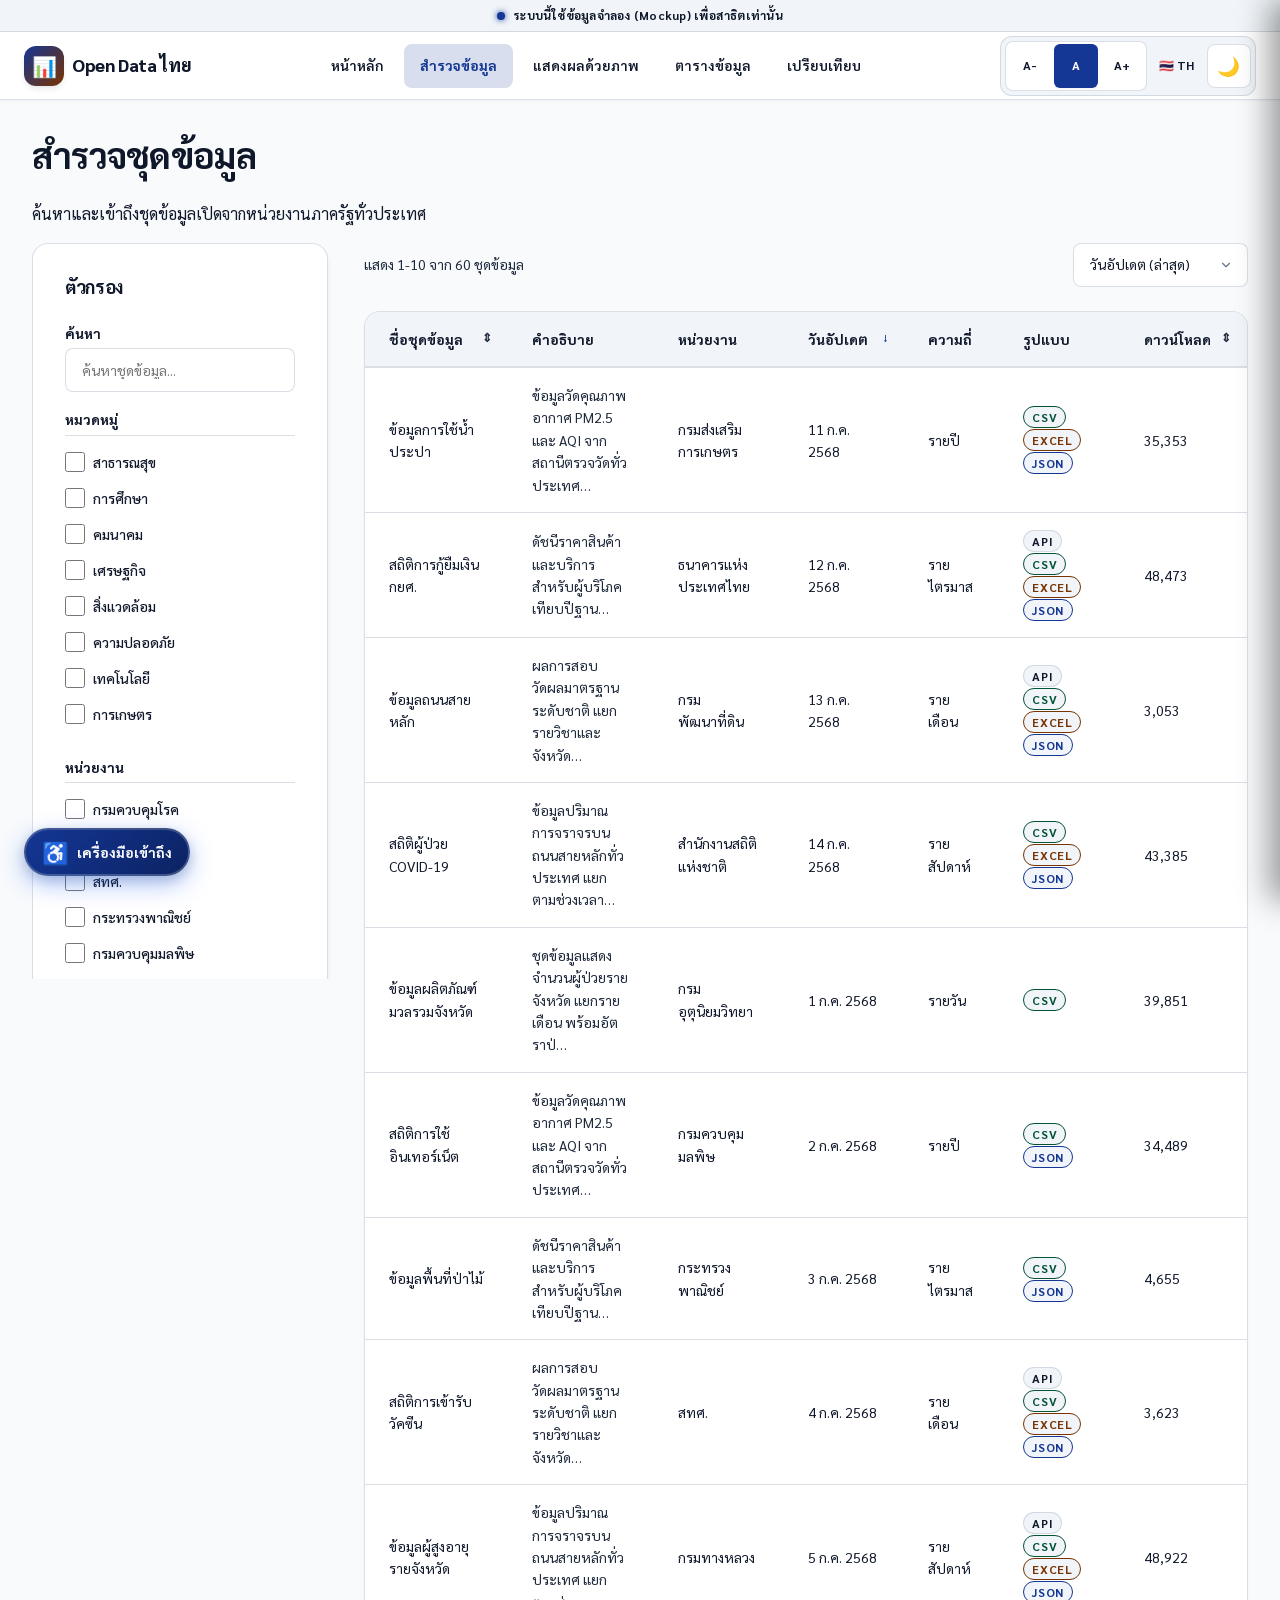
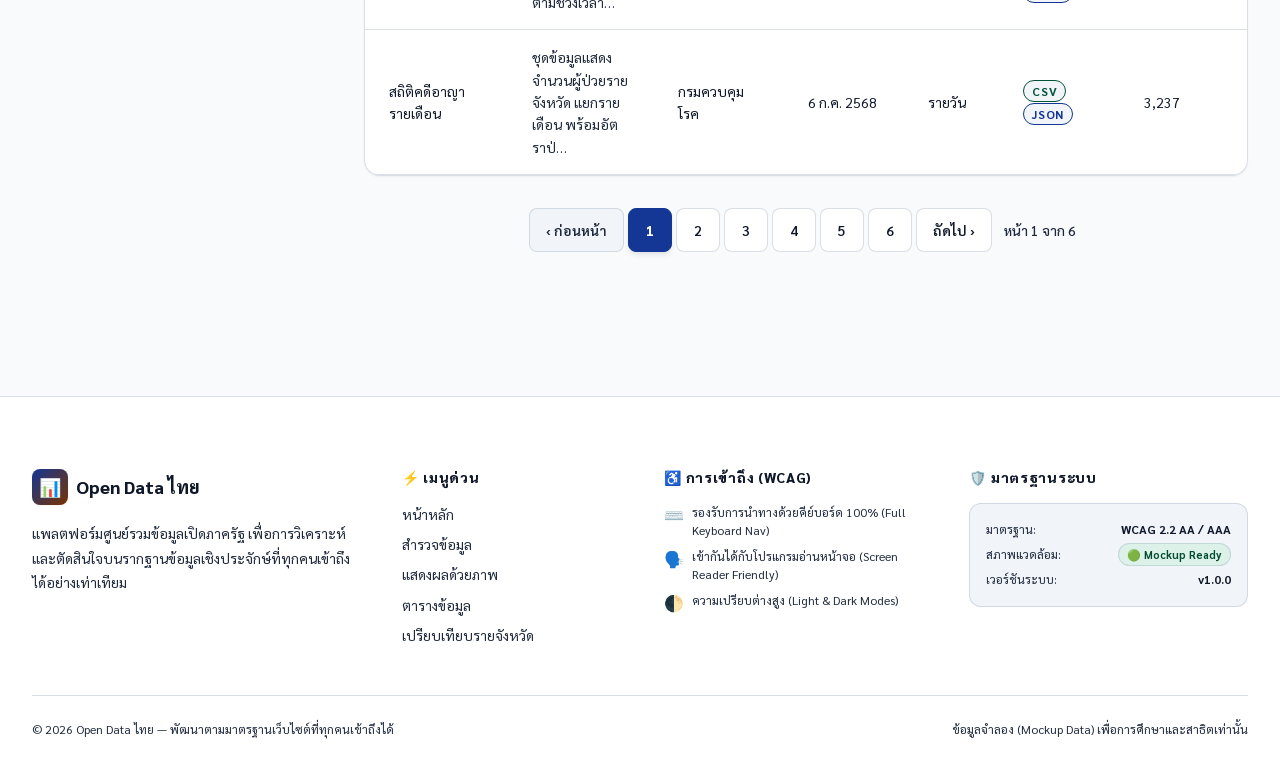
<file: explore.html>
<!DOCTYPE html>
<html lang="th">
<head>
  <meta charset="UTF-8">
  <meta name="viewport" content="width=device-width, initial-scale=1.0">
  <meta name="description" content="สำรวจและค้นหาชุดข้อมูลเปิดภาครัฐ กรองตามหมวดหมู่ หน่วยงาน และรูปแบบไฟล์">
  <title>สำรวจชุดข้อมูล — Open Data ไทย</title>
  <script>
    (function(){try{var t=localStorage.getItem('wcag_theme');var s=localStorage.getItem('wcag_full_settings');var th=t;if(s){var o=JSON.parse(s);if(o&&o.theme)th=o.theme;}if(!th&&window.matchMedia&&window.matchMedia('(prefers-color-scheme: light)').matches)th='light';if(!th)th='dark';document.documentElement.setAttribute('data-theme',th);if(s){var o2=JSON.parse(s);if(o2&&o2.fontSize&&o2.fontSize!=='norm')document.documentElement.classList.add('wcag-size-'+o2.fontSize);}}catch(e){}})();
  </script>
  <link rel="stylesheet" href="css/styles.css">
  <link rel="stylesheet" href="css/components.css">
</head>
<body>
  <a href="#main-content" class="skip-link" data-i18n="skip.main">ข้ามไปยังเนื้อหาหลัก</a>

  <div class="mockup-banner" role="status" aria-label="ข้อมูลจำลอง">
    <span class="mockup-dot" aria-hidden="true"></span>
    <span data-i18n="banner.mockup">ระบบนี้ใช้ข้อมูลจำลอง (<span lang="en">Mockup</span>) เพื่อสาธิตเท่านั้น</span>
  </div>

  <header class="site-nav" role="banner">
    <div class="nav-inner">
      <a href="index.html" class="nav-brand" aria-label="Open Data ไทย หน้าหลัก" data-i18n-aria-label="nav.brand">
        <span class="brand-icon" aria-hidden="true">📊</span>
        <span data-i18n="nav.brand"><span lang="en">Open Data</span> ไทย</span>
      </a>
      <nav id="nav-links" class="nav-links" data-open="false" aria-label="เมนูหลัก">
        <a href="index.html" class="nav-link" data-i18n="nav.home">หน้าหลัก</a>
        <a href="explore.html" class="nav-link" aria-current="page" data-i18n="nav.explore">สำรวจข้อมูล</a>
        <a href="visualization.html" class="nav-link" data-i18n="nav.viz">แสดงผลด้วยภาพ</a>
        <a href="data-table.html" class="nav-link" data-i18n="nav.table">ตารางข้อมูล</a>
        <a href="compare.html" class="nav-link" aria-label="เปรียบเทียบข้อมูลสถิติผู้ป่วยไข้เลือดออกรายจังหวัด" data-i18n="nav.compare" data-i18n-aria-label="nav.compare.aria">เปรียบเทียบ</a>
      </nav>
      <div class="nav-actions" role="group" aria-label="เครื่องมือเสริมและการนำทาง">
        <button type="button" class="nav-toggle" id="nav-toggle" aria-expanded="false" aria-controls="nav-links" aria-label="เปิดเมนูนำทาง" data-i18n-aria-label="nav.toggle.label">☰</button>
      </div>
    </div>
  </header>

  <main id="main-content" class="page-content">
    <div class="container">
      <h1 data-i18n="explore.title">สำรวจชุดข้อมูล</h1>
      <p data-i18n="explore.desc">ค้นหาและเข้าถึงชุดข้อมูลเปิดจากหน่วยงานภาครัฐทั่วประเทศ</p>

      <div class="layout-sidebar">
        <!-- Sidebar Filters -->
        <aside class="sidebar" aria-label="ตัวกรองข้อมูล">
          <div class="card">
            <h2 style="font-size: var(--text-lg); margin-bottom: var(--space-lg);" data-i18n="explore.filters">ตัวกรอง</h2>

            <!-- Search -->
            <div class="form-group" role="search" aria-label="กรองค้นหาชุดข้อมูล" data-i18n-aria-label="explore.search.landmark">
              <label for="filter-search" class="form-label" data-i18n="explore.search.label">ค้นหา</label>
              <input type="search" id="filter-search" class="form-input" placeholder="ค้นหาชุดข้อมูล..." data-i18n-placeholder="explore.search.placeholder" autocomplete="off">
            </div>

            <!-- Category -->
            <fieldset>
              <legend data-i18n="explore.cat.legend">หมวดหมู่</legend>
              <div id="filter-categories">
                <!-- Populated by JS -->
              </div>
            </fieldset>

            <!-- Organization -->
            <fieldset>
              <legend data-i18n="explore.org.legend">หน่วยงาน</legend>
              <div id="filter-orgs">
                <!-- Populated by JS -->
              </div>
            </fieldset>

            <!-- File Format -->
            <fieldset>
              <legend data-i18n="explore.format.legend">รูปแบบไฟล์</legend>
              <div id="filter-formats">
                <!-- Populated by JS -->
              </div>
            </fieldset>

            <!-- Year -->
            <fieldset>
              <legend data-i18n="explore.year.legend">ปีของข้อมูล</legend>
              <div id="filter-years">
                <!-- Populated by JS -->
              </div>
            </fieldset>

            <!-- Tags -->
            <fieldset>
              <legend data-i18n="explore.tag.legend">ป้ายกำกับ</legend>
              <div id="filter-tags">
                <!-- Populated by JS -->
              </div>
            </fieldset>

            <button type="button" class="btn btn-secondary" id="clear-filters" style="width: 100%; margin-top: var(--space-md);" data-i18n="explore.clear">
              ล้างตัวกรองทั้งหมด
            </button>
          </div>
        </aside>

        <!-- Main Content -->
        <section aria-labelledby="datasets-section-title">
          <h2 id="datasets-section-title" class="sr-only" data-i18n="explore.results.title">รายการชุดข้อมูล</h2>
          <!-- Results info -->
          <div class="toolbar">
            <div class="toolbar-left">
              <div id="results-count" role="status" aria-live="polite" style="font-size: var(--text-sm); color: var(--color-text-3);">
                <!-- Populated by JS -->
              </div>
            </div>
            <div class="toolbar-right">
              <label for="sort-select" class="sr-only" data-i18n="explore.sort.label">เรียงลำดับตาม</label>
              <select id="sort-select" class="form-select" style="width: auto;">
                <option value="name-asc" data-i18n="explore.sort.name.asc">ชื่อ (ก-ฮ)</option>
                <option value="name-desc" data-i18n="explore.sort.name.desc">ชื่อ (ฮ-ก)</option>
                <option value="date-desc" data-i18n="explore.sort.date.desc" selected>วันอัปเดต (ล่าสุด)</option>
                <option value="date-asc" data-i18n="explore.sort.date.asc">วันอัปเดต (เก่าสุด)</option>
                <option value="downloads-desc" data-i18n="explore.sort.dl.desc">ดาวน์โหลด (มากสุด)</option>
                <option value="downloads-asc" data-i18n="explore.sort.dl.asc">ดาวน์โหลด (น้อยสุด)</option>
              </select>
            </div>
          </div>

          <!-- Data Table -->
          <div class="table-wrapper">
            <table class="data-table responsive-table" id="datasets-table" aria-label="รายการชุดข้อมูล">
              <thead>
                <tr>
                  <th scope="col" aria-sort="none" data-sort="name" id="th-name" data-i18n="explore.th.name">ชื่อชุดข้อมูล</th>
                  <th scope="col" class="no-mobile" data-i18n="explore.th.desc">คำอธิบาย</th>
                  <th scope="col" class="no-mobile" data-i18n="explore.th.org">หน่วยงาน</th>
                  <th scope="col" aria-sort="descending" data-sort="date" id="th-date" data-i18n="explore.th.date">วันอัปเดต</th>
                  <th scope="col" class="no-mobile" data-i18n="explore.th.freq">ความถี่</th>
                  <th scope="col" data-i18n="explore.th.format">รูปแบบ</th>
                  <th scope="col" aria-sort="none" data-sort="downloads" id="th-downloads" data-i18n="explore.th.dl">ดาวน์โหลด</th>
                </tr>
              </thead>
              <tbody id="datasets-tbody">
                <!-- Populated by JS -->
              </tbody>
            </table>
          </div>

          <!-- Pagination -->
          <div id="pagination-container"></div>
        </section>
      </div>
    </div>
  </main>

  <footer class="site-footer" role="contentinfo" aria-label="ส่วนท้ายกระดานข้อมูลและเมนูนำทางเสริม">
    <div class="footer-inner">
      <div class="footer-grid">
        <!-- Col 1: Brand & Mission -->
        <div class="footer-col">
          <a href="index.html" class="footer-brand" aria-label="Open Data ไทย หน้าหลักส่วนท้าย" data-i18n-aria-label="nav.brand">
            <span class="brand-icon" aria-hidden="true">📊</span>
            <span data-i18n="nav.brand"><span lang="en">Open Data</span> ไทย</span>
          </a>
          <p class="footer-desc" data-i18n="footer.desc">แพลตฟอร์มศูนย์รวมข้อมูลเปิดภาครัฐ เพื่อการวิเคราะห์และตัดสินใจบนรากฐานข้อมูลเชิงประจักษ์ที่ทุกคนเข้าถึงได้อย่างเท่าเทียม</p>
        </div>

        <!-- Col 2: Quick Links -->
        <div class="footer-col">
          <h2 class="footer-heading" id="footer-menu-title"><span aria-hidden="true">⚡ </span><span data-i18n="footer.quick">เมนูด่วน</span></h2>
          <ul class="footer-links" aria-labelledby="footer-menu-title">
            <li><a href="index.html" data-i18n="nav.home">หน้าหลัก</a></li>
            <li><a href="explore.html" data-i18n="nav.explore">สำรวจชุดข้อมูล</a></li>
            <li><a href="visualization.html" data-i18n="nav.viz">แสดงผลด้วยภาพ</a></li>
            <li><a href="data-table.html" data-i18n="nav.table">ตารางข้อมูลเชิงลึก</a></li>
            <li><a href="compare.html" aria-label="เปรียบเทียบข้อมูลสถิติผู้ป่วยไข้เลือดออกรายจังหวัด" data-i18n="footer.nav.compare" data-i18n-aria-label="nav.compare.aria">เปรียบเทียบรายจังหวัด</a></li>
          </ul>
        </div>

        <!-- Col 3: Accessibility Features -->
        <div class="footer-col">
          <h2 class="footer-heading" id="footer-a11y-title"><span aria-hidden="true">♿ </span><span data-i18n="footer.a11y">การเข้าถึง (WCAG)</span></h2>
          <ul class="footer-feature-list" aria-labelledby="footer-a11y-title">
            <li class="footer-feature-item">
              <span class="footer-feature-icon" aria-hidden="true">⌨️</span>
              <span data-i18n="footer.a11y.kb">รองรับการนำทางด้วยคีย์บอร์ด 100% (<span lang="en">Full Keyboard Nav</span>)</span>
            </li>
            <li class="footer-feature-item">
              <span class="footer-feature-icon" aria-hidden="true">🗣️</span>
              <span data-i18n="footer.a11y.sr">เข้ากันได้กับโปรแกรมอ่านหน้าจอ (<span lang="en">Screen Reader Friendly</span>)</span>
            </li>
            <li class="footer-feature-item">
              <span class="footer-feature-icon" aria-hidden="true">🌓</span>
              <span data-i18n="footer.a11y.mode">ความเปรียบต่างสูง (<span lang="en">Light & Dark Modes</span>)</span>
            </li>
          </ul>
        </div>

        <!-- Col 4: Project Status & Standards -->
        <div class="footer-col">
          <h2 class="footer-heading" id="footer-status-title"><span aria-hidden="true">🛡️ </span><span data-i18n="footer.standards">มาตรฐานระบบ</span></h2>
          <div class="footer-status-box" aria-labelledby="footer-status-title">
            <div class="footer-status-row">
              <span data-i18n="footer.std.label">มาตรฐาน:</span>
              <strong><span lang="en">WCAG 2.2 AA / AAA</span></strong>
            </div>
            <div class="footer-status-row">
              <span data-i18n="footer.env.label">สภาพแวดล้อม:</span>
              <span class="footer-badge success" role="status" data-i18n="footer.env.val">🟢 <span lang="en">Mockup Ready</span></span>
            </div>
            <div class="footer-status-row">
              <span data-i18n="footer.ver.label">เวอร์ชันระบบ:</span>
              <strong><span lang="en">v1.0.0</span></strong>
            </div>
          </div>
        </div>
      </div>

      <div class="footer-bottom">
        <div data-i18n="footer.copy">© 2026 <span lang="en">Open Data</span> ไทย — พัฒนาตามมาตรฐานเว็บไซต์ที่ทุกคนเข้าถึงได้</div>
        <div class="footer-bottom-links">
          <span data-i18n="footer.disclaimer">ข้อมูลจำลอง (<span lang="en">Mockup Data</span>) เพื่อการศึกษาและสาธิตเท่านั้น</span>
        </div>
      </div>
    </div>
  </footer>

  <script src="js/i18n.js"></script>
  <script src="js/mock-data.js"></script>
  <script src="js/main.js"></script>
  <script src="js/explore.js"></script>
</body>
</html>
</file>
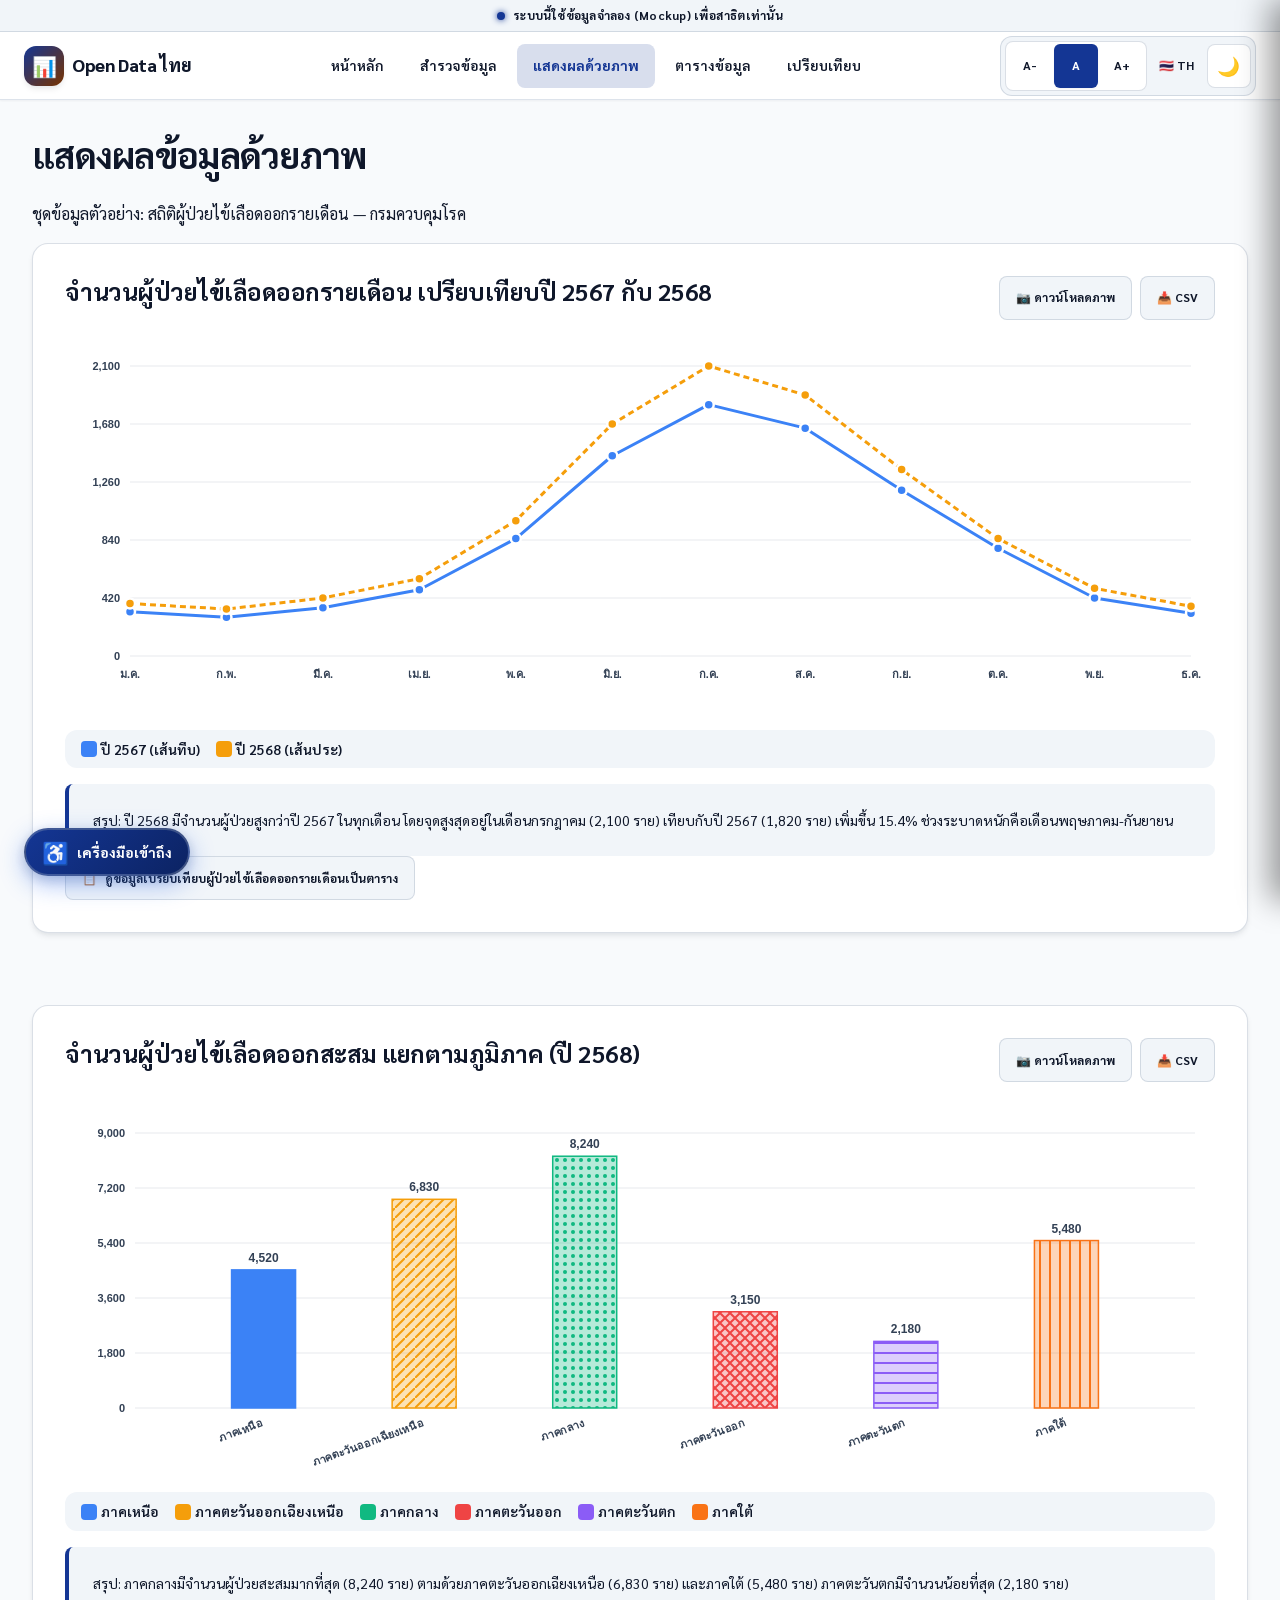
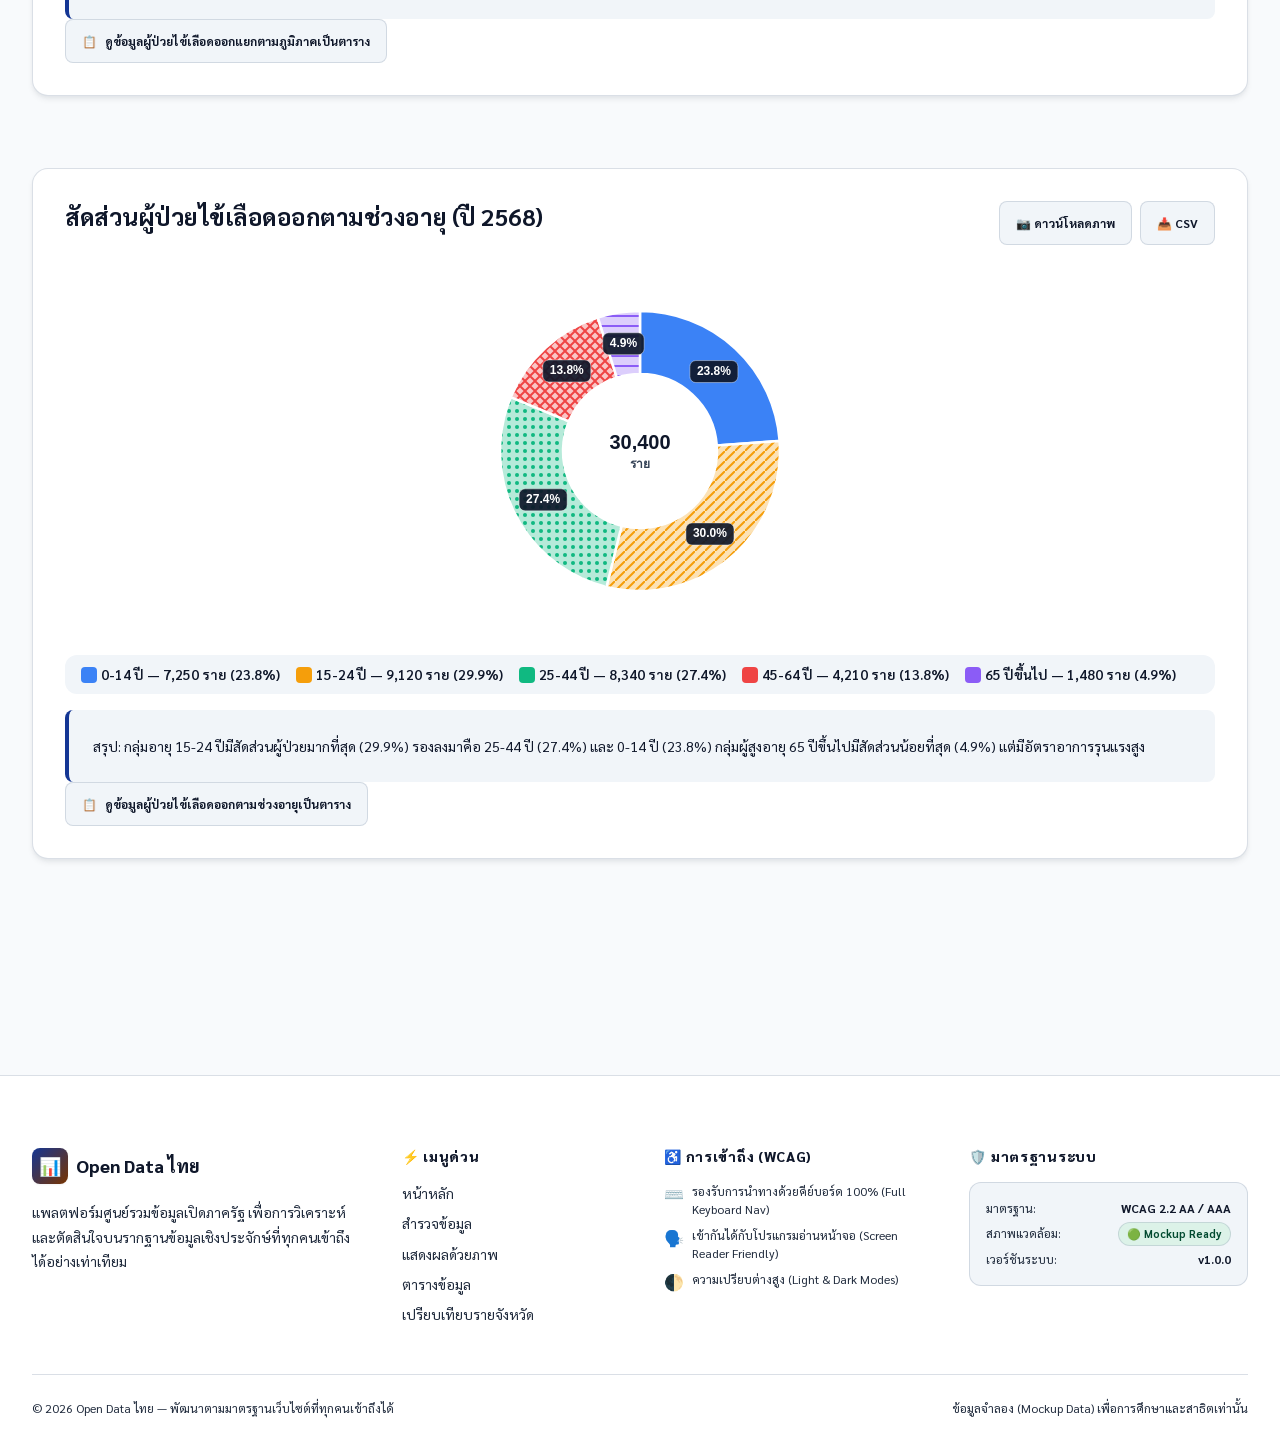
<file: visualization.html>
<!DOCTYPE html>
<html lang="th">
<head>
  <meta charset="UTF-8">
  <meta name="viewport" content="width=device-width, initial-scale=1.0">
  <meta name="description" content="แสดงผลข้อมูลสถิติผู้ป่วยไข้เลือดออกด้วยกราฟ พร้อมตัวเลือกดูเป็นตารางสำหรับทุกคน">
  <title>แสดงผลด้วยภาพ — Open Data ไทย</title>
  <script>
    (function(){try{var t=localStorage.getItem('wcag_theme');var s=localStorage.getItem('wcag_full_settings');var th=t;if(s){var o=JSON.parse(s);if(o&&o.theme)th=o.theme;}if(!th&&window.matchMedia&&window.matchMedia('(prefers-color-scheme: light)').matches)th='light';if(!th)th='dark';document.documentElement.setAttribute('data-theme',th);if(s){var o2=JSON.parse(s);if(o2&&o2.fontSize&&o2.fontSize!=='norm')document.documentElement.classList.add('wcag-size-'+o2.fontSize);}}catch(e){}})();
  </script>
  <link rel="stylesheet" href="css/styles.css">
  <link rel="stylesheet" href="css/components.css">
</head>
<body>
  <a href="#main-content" class="skip-link" data-i18n="skip.main">ข้ามไปยังเนื้อหาหลัก</a>

  <div class="mockup-banner" role="status" aria-label="ข้อมูลจำลอง">
    <span class="mockup-dot" aria-hidden="true"></span>
    <span data-i18n="banner.mockup">ระบบนี้ใช้ข้อมูลจำลอง (<span lang="en">Mockup</span>) เพื่อสาธิตเท่านั้น</span>
  </div>

  <header class="site-nav" role="banner">
    <div class="nav-inner">
      <a href="index.html" class="nav-brand" aria-label="Open Data ไทย หน้าหลัก" data-i18n-aria-label="nav.brand">
        <span class="brand-icon" aria-hidden="true">📊</span>
        <span data-i18n="nav.brand"><span lang="en">Open Data</span> ไทย</span>
      </a>
      <nav id="nav-links" class="nav-links" data-open="false" aria-label="เมนูหลัก">
        <a href="index.html" class="nav-link" data-i18n="nav.home">หน้าหลัก</a>
        <a href="explore.html" class="nav-link" data-i18n="nav.explore">สำรวจข้อมูล</a>
        <a href="visualization.html" class="nav-link" aria-current="page" data-i18n="nav.viz">แสดงผลด้วยภาพ</a>
        <a href="data-table.html" class="nav-link" data-i18n="nav.table">ตารางข้อมูล</a>
        <a href="compare.html" class="nav-link" aria-label="เปรียบเทียบข้อมูลสถิติผู้ป่วยไข้เลือดออกรายจังหวัด" data-i18n="nav.compare" data-i18n-aria-label="nav.compare.aria">เปรียบเทียบ</a>
      </nav>
      <div class="nav-actions" role="group" aria-label="เครื่องมือเสริมและการนำทาง">
        <button type="button" class="nav-toggle" id="nav-toggle" aria-expanded="false" aria-controls="nav-links" aria-label="เปิดเมนูนำทาง" data-i18n-aria-label="nav.toggle.label">☰</button>
      </div>
    </div>
  </header>

  <main id="main-content" class="page-content">
    <div class="container">
      <h1 data-i18n="viz.title">แสดงผลข้อมูลด้วยภาพ</h1>
      <p data-i18n="viz.desc">ชุดข้อมูลตัวอย่าง: สถิติผู้ป่วยไข้เลือดออกรายเดือน — กรมควบคุมโรค</p>

      <!-- Chart 1: Line — Year comparison -->
      <section class="section" aria-labelledby="chart1-title">
        <div class="chart-container" id="chart1-container">
          <div class="chart-header">
            <div>
              <h2 id="chart1-title" data-i18n="viz.chart1.title">จำนวนผู้ป่วยไข้เลือดออกรายเดือน เปรียบเทียบปี 2567 กับ 2568</h2>
            </div>
            <div class="btn-group">
              <button type="button" class="btn btn-secondary btn-sm" id="dl-chart1-img" aria-label="ดาวน์โหลดกราฟจำนวนผู้ป่วยไข้เลือดออกเปรียบเทียบปี 2567 กับ 2568 เป็นรูปภาพ PNG" data-i18n="viz.dl.img" data-i18n-aria-label="viz.dl.chart1.img.aria"><span aria-hidden="true">📷</span> ดาวน์โหลดภาพ</button>
              <button type="button" class="btn btn-secondary btn-sm" id="dl-chart1-csv" aria-label="ดาวน์โหลดข้อมูลเป็นไฟล์ Comma-Separated Values (CSV)" data-i18n="viz.dl.csv"><span aria-hidden="true">📥</span> <abbr title="Comma-Separated Values" lang="en">CSV</abbr></button>
            </div>
          </div>
          <div class="chart-canvas-wrapper">
            <canvas id="chart-line" aria-label="กราฟเส้นเปรียบเทียบผู้ป่วยไข้เลือดออก ปี 2567 กับ 2568"></canvas>
          </div>
          <div id="chart1-legend"></div>
          <div class="chart-summary" data-i18n="viz.chart1.summary">
            <strong>สรุป:</strong> ปี 2568 มีจำนวนผู้ป่วยสูงกว่าปี 2567 ในทุกเดือน โดยจุดสูงสุดอยู่ในเดือนกรกฎาคม (2,100 ราย) เทียบกับปี 2567 (1,820 ราย) เพิ่มขึ้น 15.4% ช่วงระบาดหนักคือเดือนพฤษภาคม-กันยายน
          </div>
          <div id="chart1-toggle"></div>
        </div>
      </section>

      <!-- Chart 2: Bar — By Region -->
      <section class="section" aria-labelledby="chart2-title">
        <div class="chart-container" id="chart2-container">
          <div class="chart-header">
            <div>
              <h2 id="chart2-title" data-i18n="viz.chart2.title">จำนวนผู้ป่วยไข้เลือดออกสะสม แยกตามภูมิภาค (ปี 2568)</h2>
            </div>
            <div class="btn-group">
              <button type="button" class="btn btn-secondary btn-sm" id="dl-chart2-img" aria-label="ดาวน์โหลดกราฟสัดส่วนผู้ป่วยไข้เลือดออกสะสมแยกตามภูมิภาค เป็นรูปภาพ PNG" data-i18n="viz.dl.img" data-i18n-aria-label="viz.dl.chart2.img.aria"><span aria-hidden="true">📷</span> ดาวน์โหลดภาพ</button>
              <button type="button" class="btn btn-secondary btn-sm" id="dl-chart2-csv" aria-label="ดาวน์โหลดข้อมูลเป็นไฟล์ Comma-Separated Values (CSV)" data-i18n="viz.dl.csv"><span aria-hidden="true">📥</span> <abbr title="Comma-Separated Values" lang="en">CSV</abbr></button>
            </div>
          </div>
          <div class="chart-canvas-wrapper">
            <canvas id="chart-bar" aria-label="กราฟแท่งจำนวนผู้ป่วยไข้เลือดออกแยกตามภูมิภาค"></canvas>
          </div>
          <div id="chart2-legend"></div>
          <div class="chart-summary" data-i18n="viz.chart2.summary">
            <strong>สรุป:</strong> ภาคกลางมีจำนวนผู้ป่วยสะสมมากที่สุด (8,240 ราย) ตามด้วยภาคตะวันออกเฉียงเหนือ (6,830 ราย) และภาคใต้ (5,480 ราย) ภาคตะวันตกมีจำนวนน้อยที่สุด (2,180 ราย)
          </div>
          <div id="chart2-toggle"></div>
        </div>
      </section>

      <!-- Chart 3: Pie — By Age Group -->
      <section class="section" aria-labelledby="chart3-title">
        <div class="chart-container" id="chart3-container">
          <div class="chart-header">
            <div>
              <h2 id="chart3-title" data-i18n="viz.chart3.title">สัดส่วนผู้ป่วยไข้เลือดออกตามช่วงอายุ (ปี 2568)</h2>
            </div>
            <div class="btn-group">
              <button type="button" class="btn btn-secondary btn-sm" id="dl-chart3-img" aria-label="ดาวน์โหลดกราฟสัดส่วนผู้ป่วยไข้เลือดออกตามช่วงอายุ เป็นรูปภาพ PNG" data-i18n="viz.dl.img" data-i18n-aria-label="viz.dl.chart3.img.aria"><span aria-hidden="true">📷</span> ดาวน์โหลดภาพ</button>
              <button type="button" class="btn btn-secondary btn-sm" id="dl-chart3-csv" aria-label="ดาวน์โหลดข้อมูลเป็นไฟล์ Comma-Separated Values (CSV)" data-i18n="viz.dl.csv"><span aria-hidden="true">📥</span> <abbr title="Comma-Separated Values" lang="en">CSV</abbr></button>
            </div>
          </div>
          <div class="chart-canvas-wrapper" style="height: 360px;">
            <canvas id="chart-pie" aria-label="กราฟวงกลมสัดส่วนผู้ป่วยไข้เลือดออกตามช่วงอายุ"></canvas>
          </div>
          <div id="chart3-legend"></div>
          <div class="chart-summary" data-i18n="viz.chart3.summary">
            <strong>สรุป:</strong> กลุ่มอายุ 15-24 ปีมีสัดส่วนผู้ป่วยมากที่สุด (29.9%) รองลงมาคือ 25-44 ปี (27.4%) และ 0-14 ปี (23.8%) กลุ่มผู้สูงอายุ 65 ปีขึ้นไปมีสัดส่วนน้อยที่สุด (4.9%) แต่มีอัตราอาการรุนแรงสูง
          </div>
          <div id="chart3-toggle"></div>
        </div>
      </section>

    </div>
  </main>

  <footer class="site-footer" role="contentinfo" aria-label="ส่วนท้ายกระดานข้อมูลและเมนูนำทางเสริม">
    <div class="footer-inner">
      <div class="footer-grid">
        <!-- Col 1: Brand & Mission -->
        <div class="footer-col">
          <a href="index.html" class="footer-brand" aria-label="Open Data ไทย หน้าหลักส่วนท้าย" data-i18n-aria-label="nav.brand">
            <span class="brand-icon" aria-hidden="true">📊</span>
            <span data-i18n="nav.brand"><span lang="en">Open Data</span> ไทย</span>
          </a>
          <p class="footer-desc" data-i18n="footer.desc">แพลตฟอร์มศูนย์รวมข้อมูลเปิดภาครัฐ เพื่อการวิเคราะห์และตัดสินใจบนรากฐานข้อมูลเชิงประจักษ์ที่ทุกคนเข้าถึงได้อย่างเท่าเทียม</p>
        </div>

        <!-- Col 2: Quick Links -->
        <div class="footer-col">
          <h2 class="footer-heading" id="footer-menu-title"><span aria-hidden="true">⚡ </span><span data-i18n="footer.quick">เมนูด่วน</span></h2>
          <ul class="footer-links" aria-labelledby="footer-menu-title">
            <li><a href="index.html" data-i18n="nav.home">หน้าหลัก</a></li>
            <li><a href="explore.html" data-i18n="nav.explore">สำรวจชุดข้อมูล</a></li>
            <li><a href="visualization.html" data-i18n="nav.viz">แสดงผลด้วยภาพ</a></li>
            <li><a href="data-table.html" data-i18n="nav.table">ตารางข้อมูลเชิงลึก</a></li>
            <li><a href="compare.html" aria-label="เปรียบเทียบข้อมูลสถิติผู้ป่วยไข้เลือดออกรายจังหวัด" data-i18n="footer.nav.compare" data-i18n-aria-label="nav.compare.aria">เปรียบเทียบรายจังหวัด</a></li>
          </ul>
        </div>

        <!-- Col 3: Accessibility Features -->
        <div class="footer-col">
          <h2 class="footer-heading" id="footer-a11y-title"><span aria-hidden="true">♿ </span><span data-i18n="footer.a11y">การเข้าถึง (WCAG)</span></h2>
          <ul class="footer-feature-list" aria-labelledby="footer-a11y-title">
            <li class="footer-feature-item">
              <span class="footer-feature-icon" aria-hidden="true">⌨️</span>
              <span data-i18n="footer.a11y.kb">รองรับการนำทางด้วยคีย์บอร์ด 100% (<span lang="en">Full Keyboard Nav</span>)</span>
            </li>
            <li class="footer-feature-item">
              <span class="footer-feature-icon" aria-hidden="true">🗣️</span>
              <span data-i18n="footer.a11y.sr">เข้ากันได้กับโปรแกรมอ่านหน้าจอ (<span lang="en">Screen Reader Friendly</span>)</span>
            </li>
            <li class="footer-feature-item">
              <span class="footer-feature-icon" aria-hidden="true">🌓</span>
              <span data-i18n="footer.a11y.mode">ความเปรียบต่างสูง (<span lang="en">Light & Dark Modes</span>)</span>
            </li>
          </ul>
        </div>

        <!-- Col 4: Project Status & Standards -->
        <div class="footer-col">
          <h2 class="footer-heading" id="footer-status-title"><span aria-hidden="true">🛡️ </span><span data-i18n="footer.standards">มาตรฐานระบบ</span></h2>
          <div class="footer-status-box" aria-labelledby="footer-status-title">
            <div class="footer-status-row">
              <span data-i18n="footer.std.label">มาตรฐาน:</span>
              <strong><span lang="en">WCAG 2.2 AA / AAA</span></strong>
            </div>
            <div class="footer-status-row">
              <span data-i18n="footer.env.label">สภาพแวดล้อม:</span>
              <span class="footer-badge success" role="status" data-i18n="footer.env.val">🟢 <span lang="en">Mockup Ready</span></span>
            </div>
            <div class="footer-status-row">
              <span data-i18n="footer.ver.label">เวอร์ชันระบบ:</span>
              <strong><span lang="en">v1.0.0</span></strong>
            </div>
          </div>
        </div>
      </div>

      <div class="footer-bottom">
        <div data-i18n="footer.copy">© 2026 <span lang="en">Open Data</span> ไทย — พัฒนาตามมาตรฐานเว็บไซต์ที่ทุกคนเข้าถึงได้</div>
        <div class="footer-bottom-links">
          <span data-i18n="footer.disclaimer">ข้อมูลจำลอง (<span lang="en">Mockup Data</span>) เพื่อการศึกษาและสาธิตเท่านั้น</span>
        </div>
      </div>
    </div>
  </footer>

  <script src="js/i18n.js"></script>
  <script src="js/mock-data.js"></script>
  <script src="js/chart.js"></script>
  <script src="js/main.js"></script>
  <script src="js/visualization.js"></script>
</body>
</html>
</file>
<file: css/styles.css>
/* ==========================================================
   Open Data ไทย — Design System & Core Styles
   Modern Enterprise UI / SaaS Look
   WCAG 2.2 AA & AAA Compliant (Light & Dark Themes)
   ========================================================== */

/* --- Google Fonts --- */
@import url('https://fonts.googleapis.com/css2?family=IBM+Plex+Sans+Thai+Looped:wght@300;400;500;600;700&family=Inter:wght@300;400;500;600;700;800&family=Prompt:wght@300;400;500;600;700&family=Sarabun:ital,wght@0,300;0,400;0,500;0,600;0,700;0,800;1,400&display=swap');

/* Ensure HTML5 hidden attribute always overrides flex/grid/block author styles */
[hidden] {
  display: none !important;
}

/* --- Design Tokens --- */
:root, [data-theme="dark"] {
  /* Colors — Dark Theme (Sleek Obsidian & Glassmorphism) */
  --color-bg:          #080e1a;
  --color-bg-alt:      #0f172a;
  --color-surface-1:   #162032;
  --color-surface-2:   #1e293b;
  --color-surface-3:   #334155;

  /* Primary & Accent — High contrast for AAA (> 8:1 against surface-1 & surface-2) */
  --color-primary:     #93c5fd;
  --color-primary-dark:#60a5fa;
  --color-primary-glow: rgba(147, 197, 253, 0.2);
  --color-accent:      #fde047;
  --color-accent-dark: #fbbf24;
  --color-accent-glow: rgba(253, 224, 71, 0.2);

  /* Semantic */
  --color-success:     #6ee7b7;
  --color-warning:     #fde047;
  --color-error:       #fca5a5;
  --color-info:        #93c5fd;

  /* Text — All contrast ratios against background strictly check >= 7:1 (AAA) */
  --color-text:        #f8fafc;   /* 18.4:1 on #080e1a (AAA) */
  --color-text-2:      #f8fafc;   /* 18.4:1 on #080e1a, 14.5:1 on #162032 (AAA) */
  --color-text-3:      #f1f5f9;   /* 17.0:1 on #080e1a, 13.5:1 on #162032 (AAA) */
  --color-text-muted:  #f1f5f9;   /* 17.0:1 on #080e1a, 13.5:1 on #162032 (AAA) */

  /* Borders & Overlays */
  --color-border:      rgba(148, 163, 184, 0.18);
  --color-border-hover:rgba(148, 163, 184, 0.38);
  --color-glass:       #162032;  /* Matches surface-1 exactly — eliminates 1.03:1 boundary difference with surface buttons while keeping AAA text contrast (> 14.5:1) */
  --color-active-nav-bg:#24334c; /* Opaque primary-glow on glass: rgba(147,197,253,0.2) on #162032 */
  --color-badge-bg:          #21334c;
  --color-badge-text:        #bfdbfe;
  --color-badge-success-bg:  #16382c;
  --color-badge-success-text:#86efac;
  --color-warning-bg:        #3b2d13;
  --color-warning-text:      #fef08a;
  --color-row-warning-bg:    #262a22;
  --color-row-warning-hover: #2e3527;
  --color-glass-border:rgba(148, 163, 184, 0.18);
  --color-overlay:     rgba(0, 0, 0, 0.65);

  /* Shadows */
  --shadow-sm:  0 1px 2px rgba(0,0,0,0.4);
  --shadow-md:  0 4px 6px -1px rgba(0,0,0,0.4), 0 2px 4px -1px rgba(0,0,0,0.25);
  --shadow-lg:  0 10px 25px -3px rgba(0,0,0,0.5), 0 4px 6px -2px rgba(0,0,0,0.3);
  --shadow-xl:  0 20px 50px -10px rgba(0,0,0,0.6);
  --shadow-glow:0 0 25px var(--color-primary-glow);

  /* Chart & Canvas colors */
  --chart-grid:        rgba(148, 163, 184, 0.15);
  --chart-text:        #cbd5e1;
  --chart-point-stroke:#080e1a;
}

[data-theme="light"] {
  /* Colors — Light Theme (Clean Enterprise / Modern SaaS) */
  --color-bg:          #f8fafc;
  --color-bg-alt:      #f1f5f9;
  --color-surface-1:   #ffffff;
  --color-surface-2:   #f1f5f9;
  --color-surface-3:   #e2e8f0;

  /* Primary & Accent — Darker shades for AAA high contrast (> 8:1 on #ffffff / #f1f5f9) */
  --color-primary:     #143694;   /* 11.66:1 on #ffffff, 10.7:1 on #f1f5f9 (AAA) */
  --color-primary-dark:#0c2363;   /* 15.2:1 on #ffffff (AAA) */
  --color-primary-glow: rgba(20, 54, 148, 0.15);
  --color-accent:      #783300;   /* 9.2:1 on #ffffff, 8.44:1 on #f1f5f9 (AAA) */
  --color-accent-dark: #522300;
  --color-accent-glow: rgba(120, 51, 0, 0.15);

  /* Semantic — All >= 8:1 on light backgrounds (AAA) */
  --color-success:     #035337;   /* 9.1:1 on #ffffff, 8.35:1 on #f1f5f9 (AAA) */
  --color-warning:     #783300;   /* 9.2:1 on #ffffff, 8.44:1 on #f1f5f9 (AAA) */
  --color-error:       #8c0d0d;   /* 9.4:1 on #ffffff, 8.6:1 on #f1f5f9 (AAA) */
  --color-info:        #143694;   /* 11.66:1 on #ffffff (AAA) */

  /* Text — High Contrast check >= 9:1 (AAA) on #ffffff / #f8fafc / #f1f5f9 */
  --color-text:        #0f172a;   /* 17.8:1 on #ffffff (AAA) */
  --color-text-2:      #0f172a;   /* 17.8:1 on #ffffff, 16.0:1 on #f1f5f9 (AAA) */
  --color-text-3:      #1e293b;   /* 15.3:1 on #ffffff, 13.8:1 on #f1f5f9 (AAA) */
  --color-text-muted:  #1e293b;   /* 15.3:1 on #ffffff, 13.8:1 on #f1f5f9 (AAA) */

  /* Borders & Overlays */
  --color-border:      rgba(148, 163, 184, 0.35);
  --color-border-hover:rgba(100, 116, 139, 0.6);
  --color-glass:       #ffffff;  /* Matches surface-1 exactly — eliminates 1.03:1 boundary difference with surface buttons while keeping AAA text contrast (> 17.8:1) */
  --color-active-nav-bg:#d8deed; /* Opaque primary-glow on glass: rgba(20,54,148,0.15) on #ffffff */
  --color-badge-bg:          #dce5f5;
  --color-badge-text:        #0c2363;
  --color-badge-success-bg:  #dcf2e8;
  --color-badge-success-text:#024a30;
  --color-warning-bg:        #faeecd;
  --color-warning-text:      #5c2500;
  --color-row-warning-bg:    #fcf6e8;
  --color-row-warning-hover: #faedd1;
  --color-glass-border:rgba(203, 213, 225, 0.65);
  --color-overlay:     rgba(15, 23, 42, 0.55);

  /* Shadows — Soft, diffused shadows for elevated light appearance */
  --shadow-sm:  0 1px 2px rgba(15, 23, 42, 0.05);
  --shadow-md:  0 4px 6px -1px rgba(15, 23, 42, 0.08), 0 2px 4px -1px rgba(15, 23, 42, 0.04);
  --shadow-lg:  0 10px 25px -3px rgba(15, 23, 42, 0.1), 0 4px 6px -2px rgba(15, 23, 42, 0.05);
  --shadow-xl:  0 20px 50px -10px rgba(15, 23, 42, 0.15);
  --shadow-glow:0 0 25px rgba(20, 54, 148, 0.15);

  /* Chart & Canvas colors */
  --chart-grid:        rgba(100, 116, 139, 0.15);
  --chart-text:        #334155;
  --chart-point-stroke:#ffffff;
}

:root {
  /* Chart palette — 8 distinct high-contrast colors, supplemented by patterns for color-blind */
  --chart-1: #3b82f6;
  --chart-2: #f59e0b;
  --chart-3: #10b981;
  --chart-4: #ef4444;
  --chart-5: #8b5cf6;
  --chart-6: #f97316;
  --chart-7: #14b8a6;
  --chart-8: #ec4899;

  /* Spacing */
  --space-xs:  0.25rem;
  --space-sm:  0.5rem;
  --space-md:  1rem;
  --space-lg:  1.5rem;
  --space-xl:  2rem;
  --space-2xl: 3rem;
  --space-3xl: 4.5rem;

  /* Typography — Sarabun is #1 for readable Thai Gov/Enterprise dashboards with clear loops */
  --font-sans: 'Sarabun', 'Inter', 'IBM Plex Sans Thai Looped', 'Prompt', 'Noto Sans Thai', -apple-system, BlinkMacSystemFont, 'Segoe UI', Roboto, sans-serif;
  --font-mono: 'SF Mono', 'Fira Code', 'JetBrains Mono', monospace;

  --text-xs:   0.75rem;
  --text-sm:   0.875rem;
  --text-base: 1rem;
  --text-lg:   1.125rem;
  --text-xl:   1.25rem;
  --text-2xl:  1.5rem;
  --text-3xl:  1.875rem;
  --text-4xl:  2.25rem;
  --text-5xl:  3rem;

  --leading-tight:  1.25;
  --leading-normal: 1.6;
  --leading-relaxed:1.75;

  /* Borders */
  --radius-sm:  0.375rem;
  --radius-md:  0.5rem;
  --radius-lg:  0.75rem;
  --radius-xl:  1rem;
  --radius-2xl: 1.5rem;
  --radius-full:9999px;

  /* Transitions */
  --transition-fast:   150ms cubic-bezier(0.4, 0, 0.2, 1);
  --transition-normal: 250ms cubic-bezier(0.4, 0, 0.2, 1);
  --transition-slow:   400ms cubic-bezier(0.4, 0, 0.2, 1);

  /* Layout */
  --max-width:     1400px;
  --sidebar-width: 300px;
  --nav-height:    68px;
}

/* --- Reset & Base --- */
*,
*::before,
*::after {
  box-sizing: border-box;
  margin: 0;
  padding: 0;
}

html {
  font-size: 16px;
  scroll-behavior: smooth;
  -webkit-text-size-adjust: 100%;
}

body {
  font-family: var(--font-sans);
  font-size: var(--text-base);
  line-height: var(--leading-normal);
  color: var(--color-text);
  background-color: var(--color-bg);
  min-height: 100vh;
  -webkit-font-smoothing: antialiased;
  -moz-osx-font-smoothing: grayscale;
  transition: background-color var(--transition-normal), color var(--transition-normal);
}

img, svg, video, canvas {
  display: block;
  max-width: 100%;
}

a {
  color: var(--color-primary);
  text-decoration: none;
  transition: color var(--transition-fast);
}

a:hover {
  color: var(--color-accent);
  text-decoration: underline;
}

ul, ol {
  list-style: none;
}

table {
  border-collapse: collapse;
  width: 100%;
}

button, input, select, textarea {
  font: inherit;
  color: inherit;
}

/* --- Skip Navigation (WCAG 2.4.1) --- */
.skip-link {
  position: absolute;
  top: -100%;
  left: var(--space-md);
  background: var(--color-primary);
  color: var(--chart-point-stroke);
  padding: var(--space-sm) var(--space-lg);
  border-radius: var(--radius-md);
  font-weight: 800;
  z-index: 100000;
  box-shadow: var(--shadow-xl);
  transition: top var(--transition-fast);
}

.skip-link:focus {
  top: var(--space-md);
  outline: 3px solid var(--color-accent);
  outline-offset: 2px;
}

/* --- Focus Styles (WCAG 2.4.7 / 2.4.11 / 2.4.13) --- */
:focus-visible {
  outline: 3px solid var(--color-accent);
  outline-offset: 3px;
  border-radius: var(--radius-sm);
}

:focus:not(:focus-visible) {
  outline: none;
}

/* --- Typography --- */
h1, h2, h3, h4, h5, h6 {
  line-height: var(--leading-tight);
  font-weight: 700;
  color: var(--color-text);
  letter-spacing: -0.02em;
}

h1 { font-size: var(--text-4xl); margin-bottom: var(--space-lg); }
h2 { font-size: var(--text-2xl); margin-bottom: var(--space-md); }
h3 { font-size: var(--text-xl);  margin-bottom: var(--space-sm); }
h4 { font-size: var(--text-lg);  margin-bottom: var(--space-sm); }

p {
  margin-bottom: var(--space-md);
  color: var(--color-text-2);
  max-width: 75ch;
}

.text-gradient {
  color: var(--color-primary-dark);
  display: inline-block;
}

[data-theme="light"] .text-gradient {
  color: var(--color-primary-dark);
}

[data-theme="dark"] .text-gradient {
  color: var(--color-primary);
}

[data-theme="hc-yellow"] .text-gradient,
[data-theme="hc-white"] .text-gradient,
[data-theme="monochrome"] .text-gradient {
  color: var(--color-text);
}

/* Ensure all span elements inside headings, brand links, banners, and text blocks explicitly inherit AAA text color to prevent false low-contrast calculations against background surfaces (1:1, 1.03:1, 1.05:1) */
h1 span, h2 span, h3 span, h4 span, h5 span, h6 span,
.text-gradient span, .nav-brand span, .footer-brand span,
.footer-heading span, .mockup-banner span, p span,
li span, label span, strong span, a span {
  color: inherit;
}

/* --- Layout Utilities --- */
.container {
  max-width: var(--max-width);
  margin: 0 auto;
  padding: 0 var(--space-xl);
}

/* --- Mockup Notice Banner --- */
.mockup-banner {
  position: fixed;
  top: 0;
  left: 0;
  right: 0;
  height: 32px;
  display: flex;
  align-items: center;
  justify-content: center;
  gap: var(--space-sm);
  background: var(--color-surface-2);
  color: var(--color-text-2);
  border-bottom: 1px solid var(--color-border);
  font-size: var(--text-xs);
  font-weight: 700;
  z-index: 1100;
  letter-spacing: 0.02em;
  transition: background-color var(--transition-normal), color var(--transition-normal), border-color var(--transition-normal);
}

.mockup-banner .mockup-dot {
  width: 8px;
  height: 8px;
  border-radius: 50%;
  background: var(--color-primary);
  color: var(--color-text); /* Prevents empty decorative span from computing 1:1 contrast against surface-2 background */
  box-shadow: 0 0 6px var(--color-primary);
  animation: mockupPulse 2s ease-in-out infinite;
}

@keyframes mockupPulse {
  0%, 100% { opacity: 1; }
  50% { opacity: 0.85; }
}

.page-content {
  padding-top: calc(32px + var(--nav-height) + var(--space-xl));
  padding-bottom: var(--space-3xl);
  min-height: calc(100vh - var(--nav-height));
}

.grid {
  display: grid;
  gap: var(--space-lg);
}

.grid-2 { grid-template-columns: repeat(2, 1fr); }
.grid-3 { grid-template-columns: repeat(3, 1fr); }
.grid-4 { grid-template-columns: repeat(4, 1fr); }

.flex {
  display: flex;
  align-items: center;
  gap: var(--space-md);
}

.flex-between {
  display: flex;
  align-items: center;
  justify-content: space-between;
}

.flex-wrap {
  flex-wrap: wrap;
}

/* --- Glass Card & Modern Container --- */
.glass {
  background: var(--color-glass);
  backdrop-filter: blur(16px);
  -webkit-backdrop-filter: blur(16px);
  border: 1px solid var(--color-glass-border);
  border-radius: var(--radius-xl);
  box-shadow: var(--shadow-md);
  transition: border-color var(--transition-normal), box-shadow var(--transition-normal);
}

.glass:hover {
  border-color: var(--color-border-hover);
  box-shadow: var(--shadow-lg);
}

/* --- Animations --- */
@keyframes fadeIn {
  from { opacity: 0.99; transform: translateY(10px); }
  to   { opacity: 1; transform: translateY(0); }
}

@keyframes fadeInUp {
  from { opacity: 0.99; transform: translateY(20px); }
  to   { opacity: 1; transform: translateY(0); }
}

@keyframes slideInLeft {
  from { opacity: 0.99; transform: translateX(-20px); }
  to   { opacity: 1; transform: translateX(0); }
}

@keyframes pulse {
  0%, 100% { opacity: 1; }
  50%      { opacity: 0.85; }
}

@keyframes countUp {
  from { opacity: 0.99; transform: scale(0.85); }
  to   { opacity: 1; transform: scale(1); }
}

@keyframes shimmer {
  0%   { background-position: -200% 0; }
  100% { background-position: 200% 0; }
}

.animate-fade-in     { animation: fadeIn 0.5s ease both; }
.animate-fade-in-up  { animation: fadeInUp 0.6s ease both; }
.animate-slide-left  { animation: slideInLeft 0.5s ease both; }

.stagger-1 { animation-delay: 0.1s; }
.stagger-2 { animation-delay: 0.2s; }
.stagger-3 { animation-delay: 0.3s; }
.stagger-4 { animation-delay: 0.4s; }
.stagger-5 { animation-delay: 0.5s; }
.stagger-6 { animation-delay: 0.6s; }
.stagger-7 { animation-delay: 0.7s; }
.stagger-8 { animation-delay: 0.8s; }

/* --- Screen Reader Only (WCAG) --- */
.sr-only {
  position: absolute;
  width: 1px;
  height: 1px;
  padding: 0;
  margin: -1px;
  overflow: hidden;
  clip: rect(0, 0, 0, 0);
  white-space: nowrap;
  border: 0;
}

/* --- Live Region (WCAG) --- */
.live-region {
  position: absolute;
  width: 1px;
  height: 1px;
  overflow: hidden;
  clip: rect(0, 0, 0, 0);
}

/* --- Responsive Breakpoints (Mobile First adapted) --- */
@media (max-width: 1200px) {
  .grid-4 { grid-template-columns: repeat(2, 1fr); }
  :root {
    --max-width: 100%;
  }
}

@media (max-width: 768px) {
  :root {
    --space-xl: 1.25rem;
    --space-2xl: 1.75rem;
    --space-3xl: 2.5rem;
    --nav-height: 60px;
  }

  h1 { font-size: var(--text-2xl); }
  h2 { font-size: var(--text-xl); }

  .grid-2,
  .grid-3,
  .grid-4 {
    grid-template-columns: 1fr;
  }

  .container {
    padding: 0 var(--space-md);
  }
}

@media (max-width: 480px) {
  html { font-size: 14.5px; }
  h1 { font-size: var(--text-xl); }
  .mockup-banner {
    padding: 0 var(--space-sm);
    white-space: nowrap;
    overflow: hidden;
    text-overflow: ellipsis;
  }
}

/* --- Print --- */
@media print {
  body {
    background: #fff !important;
    color: #000 !important;
  }
  .skip-link, nav, .no-print, .theme-toggle { display: none !important; }
  .card, .glass {
    box-shadow: none !important;
    border: 1px solid #ccc !important;
    backdrop-filter: none !important;
  }
}

/* --- Reduced Motion (WCAG 2.3.3) --- */
@media (prefers-reduced-motion: reduce) {
  *, *::before, *::after {
    animation-duration: 0.01ms !important;
    animation-iteration-count: 1 !important;
    transition-duration: 0.01ms !important;
    scroll-behavior: auto !important;
  }
}
</file>
<file: css/components.css>
/* ==========================================================
   Open Data ไทย — Component Styles
   Modern Enterprise UI / SaaS Look
   WCAG 2.2 AA & AAA Compliant (Light & Dark Themes)
   ========================================================== */

/* Ensure HTML5 hidden attribute always overrides flex/grid/block author styles */
[hidden] {
  display: none !important;
}

/* --- Navigation --- */
.site-nav {
  position: fixed;
  top: 32px; /* Below mockup-banner */
  left: 0;
  right: 0;
  height: var(--nav-height);
  background: var(--color-glass);
  border-bottom: 1px solid var(--color-glass-border);
  z-index: 1000;
  transition: background-color var(--transition-normal), border-color var(--transition-normal);
  box-shadow: var(--shadow-sm);
}

.nav-inner {
  max-width: var(--max-width);
  margin: 0 auto;
  padding: 0 var(--space-lg);
  height: 100%;
  display: flex;
  align-items: center;
  justify-content: space-between;
  gap: var(--space-md);
}

.nav-brand {
  display: flex;
  align-items: center;
  gap: var(--space-sm);
  font-size: var(--text-lg);
  font-weight: 800;
  color: var(--color-text);
  text-decoration: none;
  letter-spacing: -0.02em;
  flex-shrink: 0;
  white-space: nowrap;
}

.nav-brand:hover {
  color: var(--color-primary);
  text-decoration: none;
}

.nav-brand .brand-icon {
  width: 40px;
  height: 40px;
  background: linear-gradient(135deg, var(--color-primary), var(--color-accent));
  border-radius: var(--radius-lg);
  display: flex;
  align-items: center;
  justify-content: center;
  font-size: var(--text-xl);
  box-shadow: var(--shadow-md);
  color: var(--chart-point-stroke);
  flex-shrink: 0;
}

.nav-actions {
  display: flex;
  align-items: center;
  gap: var(--space-sm);
  flex-shrink: 0;
}

.nav-links {
  display: flex;
  align-items: center;
  gap: var(--space-xs);
  flex-shrink: 0;
}

.nav-link {
  padding: var(--space-sm) var(--space-md);
  min-height: 44px;
  display: inline-flex;
  align-items: center;
  border-radius: var(--radius-md);
  color: var(--color-text-2);
  font-size: var(--text-sm);
  font-weight: 600;
  transition: all var(--transition-fast);
  text-decoration: none;
  white-space: nowrap;
}

.nav-link:hover {
  color: var(--color-text);
  background: var(--color-surface-2);
  text-decoration: none;
}

.nav-link[aria-current="page"] {
  color: var(--color-primary);
  background: var(--color-active-nav-bg, #2d3f58);
  font-weight: 700;
}

/* WCAG Quick Tools & Theme Switcher Button */
.wcag-quick-tools {
  display: flex;
  align-items: center;
  gap: var(--space-sm);
  background: var(--color-surface-2);
  padding: 4px;
  border-radius: var(--radius-lg);
  border: 1px solid var(--color-border);
}

.font-size-group {
  display: flex;
  align-items: center;
  gap: 2px;
  background: var(--color-surface-1);
  border-radius: var(--radius-md);
  padding: 2px;
  border: 1px solid var(--color-border);
}

.wcag-tool-btn {
  display: inline-flex;
  align-items: center;
  justify-content: center;
  min-width: 44px;
  min-height: 44px;
  border-radius: var(--radius-sm);
  background: transparent;
  border: none;
  color: var(--color-text-2);
  font-size: var(--text-xs);
  font-weight: 700;
  cursor: pointer;
  transition: all var(--transition-fast);
}

.wcag-tool-btn:hover,
.wcag-tool-btn.active {
  background: var(--color-primary);
  color: var(--chart-point-stroke);
  box-shadow: var(--shadow-sm);
}

.theme-toggle {
  display: inline-flex;
  align-items: center;
  justify-content: center;
  min-width: 44px;
  min-height: 44px;
  border-radius: var(--radius-md);
  background: var(--color-surface-1);
  border: 1px solid var(--color-border);
  color: var(--color-text);
  font-size: 1.15rem;
  cursor: pointer;
  transition: all var(--transition-fast);
}

.theme-toggle:hover {
  background: var(--color-surface-3);
  border-color: var(--color-primary);
  transform: scale(1.05);
}

.theme-toggle:focus-visible,
.wcag-tool-btn:focus-visible,
.wcag-suite-trigger:focus-visible {
  outline: 3px solid var(--color-accent);
  outline-offset: 2px;
}

.wcag-suite-trigger {
  display: inline-flex;
  align-items: center;
  gap: 6px;
  min-height: 44px;
  padding: 0 14px;
  border-radius: var(--radius-md);
  background: linear-gradient(135deg, var(--color-primary), var(--color-primary-dark));
  border: 1px solid var(--color-border);
  color: var(--chart-point-stroke);
  font-size: var(--text-xs);
  font-weight: 700;
  cursor: pointer;
  transition: all var(--transition-fast);
  box-shadow: 0 2px 8px rgba(37, 99, 235, 0.3);
}

.wcag-suite-trigger:hover {
  transform: translateY(-1px);
  box-shadow: 0 4px 12px rgba(37, 99, 235, 0.5);
}

.badge-wcag-suite {
  background: var(--color-surface-2);
  color: var(--color-text);
  padding: 1px 5px;
  border-radius: 4px;
  font-size: 10px;
  font-weight: 800;
  letter-spacing: 0.03em;
  border: 1px solid var(--color-border);
}

.wcag-tool-btn.quick-action-btn {
  width: auto;
  padding: 0 10px;
  gap: 4px;
  background: var(--color-surface-1);
  border: 1px solid var(--color-border);
  border-radius: var(--radius-md);
  color: var(--color-text);
  font-size: var(--text-xs);
  font-weight: 700;
}

.wcag-tool-btn.quick-action-btn:hover,
.wcag-tool-btn.quick-action-btn.active {
  background: var(--color-primary);
  border-color: var(--color-primary);
  color: var(--chart-point-stroke);
  box-shadow: 0 2px 8px rgba(37, 99, 235, 0.3);
}

/* --- Floating Accessibility Widget (Full Option Right on Screen) --- */
.wcag-floating-widget {
  position: fixed;
  bottom: 24px;
  left: 24px;
  z-index: 99995;
  font-family: inherit;
}

.wcag-floating-trigger {
  display: flex;
  align-items: center;
  gap: 8px;
  height: 48px;
  padding: 0 16px;
  border-radius: 24px;
  background: linear-gradient(135deg, var(--color-primary), var(--color-primary-dark));
  border: 2px solid var(--color-border);
  color: var(--chart-point-stroke);
  font-size: var(--text-sm);
  font-weight: 700;
  cursor: pointer;
  box-shadow: 0 8px 24px rgba(37, 99, 235, 0.4), 0 4px 12px rgba(0, 0, 0, 0.15);
  transition: all var(--transition-fast);
}

.wcag-floating-trigger:hover {
  transform: translateY(-2px) scale(1.03);
  box-shadow: 0 12px 30px rgba(37, 99, 235, 0.55), 0 6px 16px rgba(0, 0, 0, 0.2);
}

.wcag-floating-trigger:focus-visible {
  outline: 4px solid var(--color-primary-light);
  outline-offset: 3px;
}

.floating-icon {
  font-size: 1.35rem;
}

.wcag-floating-panel {
  position: absolute;
  bottom: 60px;
  left: 0;
  width: 380px;
  max-height: 80vh;
  overflow-y: auto;
  background: var(--color-surface-1);
  border: 2px solid var(--color-border);
  border-radius: var(--radius-xl);
  box-shadow: 0 20px 40px rgba(0, 0, 0, 0.35);
  padding: var(--space-md);
  display: flex;
  flex-direction: column;
  gap: var(--space-md);
  animation: floatPanelFadeIn 0.25s ease-out;
}

@keyframes floatPanelFadeIn {
  from { opacity: 0.99; transform: translateY(12px) scale(0.96); }
  to { opacity: 1; transform: translateY(0) scale(1); }
}

.floating-panel-header {
  display: flex;
  align-items: center;
  justify-content: space-between;
  padding-bottom: var(--space-sm);
  border-bottom: 1.5px solid var(--color-border);
  color: var(--color-text);
  font-size: var(--text-sm);
}

.floating-close-btn {
  background: transparent;
  border: none;
  font-size: 1.5rem;
  line-height: 1;
  color: var(--color-text-3);
  cursor: pointer;
  min-width: 44px;
  min-height: 44px;
  border-radius: var(--radius-sm);
  display: flex;
  align-items: center;
  justify-content: center;
}

.floating-close-btn:hover {
  background: var(--color-surface-2);
  color: var(--color-error);
}

.floating-panel-body {
  display: flex;
  flex-direction: column;
  gap: var(--space-md);
}

.floating-section {
  display: flex;
  flex-direction: column;
  gap: var(--space-xs);
}

.floating-label {
  font-size: var(--text-xs);
  font-weight: 700;
  color: var(--color-text-2);
}

.floating-btn-group {
  display: flex;
  flex-wrap: wrap;
  gap: 6px;
}

.floating-opt-btn {
  flex: 1 1 auto;
  min-height: 44px;
  padding: 6px 12px;
  border-radius: var(--radius-md);
  background: var(--color-surface-2);
  border: 1.5px solid var(--color-border);
  color: var(--color-text);
  font-size: var(--text-xs);
  font-weight: 600;
  cursor: pointer;
  display: inline-flex;
  align-items: center;
  justify-content: center;
  gap: 4px;
  transition: all var(--transition-fast);
}

.floating-opt-btn:hover {
  background: var(--color-surface-3);
  border-color: var(--color-primary);
}

.floating-opt-btn.active {
  background: var(--color-primary);
  border-color: var(--color-primary);
  color: var(--chart-point-stroke);
  box-shadow: 0 2px 8px rgba(37, 99, 235, 0.35);
}

/* Mobile nav toggle */
.nav-toggle {
  display: none;
  background: var(--color-surface-2);
  border: 1px solid var(--color-border);
  color: var(--color-text);
  font-size: 1.5rem;
  cursor: pointer;
  width: 44px;
  height: 44px;
  border-radius: var(--radius-md);
  transition: all var(--transition-fast);
}

.nav-toggle:hover {
  background: var(--color-surface-3);
  border-color: var(--color-border-hover);
}

@media (max-width: 1450px) {
  .quick-action-btn {
    display: none;
  }
}

@media (max-width: 1200px) {
  .font-size-group {
    display: none;
  }
}

@media (max-width: 480px) {
  .wcag-floating-panel {
    width: calc(100vw - 32px);
    left: 4px;
    bottom: 56px;
  }
}

@media (max-width: 980px) {
  .nav-toggle {
    display: inline-flex;
    align-items: center;
    justify-content: center;
  }

  .nav-actions {
    gap: var(--space-sm);
  }

  .wcag-trigger-text {
    display: none;
  }

  .wcag-suite-trigger {
    padding: 0 10px;
    height: 40px;
  }

  .theme-toggle {
    width: 40px;
    height: 40px;
  }

  .nav-links {
    position: fixed;
    top: calc(32px + var(--nav-height)); /* Include mockup-banner height */
    left: 0;
    right: 0;
    background: var(--color-surface-1);
    border-bottom: 1px solid var(--color-border);
    flex-direction: column;
    padding: var(--space-lg) var(--space-md);
    gap: var(--space-sm);
    transform: translateY(-120%);
    opacity: 0;
    visibility: hidden;
    transition: transform var(--transition-normal), opacity var(--transition-normal), visibility var(--transition-normal);
    box-shadow: var(--shadow-xl);
  }

  .nav-links[data-open="true"] {
    transform: translateY(0);
    opacity: 1;
    visibility: visible;
  }

  .nav-link {
    width: 100%;
    justify-content: center;
    padding: var(--space-md);
    font-size: var(--text-base);
  }
}

/* --- Hero Section --- */
.hero {
  text-align: center;
  padding: var(--space-3xl) 0;
  position: relative;
  overflow: hidden;
}

.hero::before {
  content: '';
  position: absolute;
  top: -40%;
  left: 50%;
  transform: translateX(-50%);
  width: 800px;
  height: 600px;
  background: radial-gradient(circle at center, var(--color-primary-glow) 0%, rgba(251, 191, 36, 0.08) 50%, transparent 70%);
  pointer-events: none;
  z-index: 0;
  filter: blur(40px);
}

.hero h1 {
  font-size: var(--text-5xl);
  font-weight: 800;
  position: relative;
  z-index: 1;
  margin-bottom: var(--space-md);
}

.hero p {
  font-size: var(--text-lg);
  max-width: 680px;
  margin: 0 auto var(--space-2xl);
  position: relative;
  z-index: 1;
  color: var(--color-text-2);
  line-height: var(--leading-relaxed);
}

/* --- Search Box --- */
.search-box {
  position: relative;
  max-width: 620px;
  margin: 0 auto;
  z-index: 1;
}

.search-box input {
  width: 100%;
  padding: var(--space-md) var(--space-xl);
  padding-left: 3.25rem;
  min-height: 54px;
  background: var(--color-surface-1);
  border: 2px solid var(--color-border);
  border-radius: var(--radius-full);
  color: var(--color-text);
  font-size: var(--text-base);
  box-shadow: var(--shadow-lg);
  transition: all var(--transition-normal);
}

.search-box input:focus {
  border-color: var(--color-primary);
  box-shadow: 0 0 0 4px var(--color-primary-glow), var(--shadow-xl);
  background: var(--color-surface-1);
}

.search-box input::placeholder {
  color: var(--color-text-muted);
}

.search-box .search-icon {
  position: absolute;
  left: 1.25rem;
  top: 50%;
  transform: translateY(-50%);
  color: var(--color-text-muted);
  font-size: 1.25rem;
  pointer-events: none;
}

/* --- Stat Cards --- */
.stat-card {
  background: var(--color-surface-1);
  border: 1px solid var(--color-border);
  border-radius: var(--radius-xl);
  padding: var(--space-xl);
  text-align: center;
  transition: all var(--transition-normal);
  position: relative;
  overflow: hidden;
  box-shadow: var(--shadow-md);
}

.stat-card::before {
  content: '';
  position: absolute;
  top: 0;
  left: 0;
  right: 0;
  height: 4px;
  background: linear-gradient(90deg, var(--color-primary), var(--color-accent));
  opacity: 0.85;
  transition: height var(--transition-fast);
}

.stat-card:hover {
  border-color: var(--color-primary);
  transform: translateY(-4px);
  box-shadow: var(--shadow-lg);
}

.stat-card:hover::before {
  height: 6px;
}

.stat-card .stat-icon {
  font-size: 2.25rem;
  margin-bottom: var(--space-sm);
  display: inline-block;
}

.stat-card .stat-value {
  font-size: var(--text-3xl);
  font-weight: 800;
  color: var(--color-text);
  margin-bottom: var(--space-xs);
  letter-spacing: -0.02em;
}

.stat-card .stat-label {
  font-size: var(--text-sm);
  font-weight: 700;
  color: var(--color-text);
}

/* --- Section & Section Header --- */
.section {
  margin-bottom: var(--space-3xl);
}

.section-header {
  display: flex;
  align-items: center;
  justify-content: space-between;
  margin-bottom: var(--space-xl);
  flex-wrap: wrap;
  gap: var(--space-md);
}

.section-header h2 {
  margin-bottom: 0;
  font-size: var(--text-2xl);
  font-weight: 800;
}

/* --- Cards --- */
.card {
  background: var(--color-surface-1);
  border: 1px solid var(--color-border);
  border-radius: var(--radius-xl);
  padding: var(--space-xl);
  transition: all var(--transition-normal);
  box-shadow: var(--shadow-md);
}

.card:hover {
  border-color: var(--color-border-hover);
  box-shadow: var(--shadow-lg);
}

.card-header {
  display: flex;
  align-items: center;
  justify-content: space-between;
  margin-bottom: var(--space-md);
  flex-wrap: wrap;
  gap: var(--space-sm);
}

.card-title {
  font-size: var(--text-lg);
  font-weight: 700;
}

/* --- Category Cards --- */
.category-card {
  background: var(--color-surface-1);
  border: 1px solid var(--color-border);
  border-radius: var(--radius-xl);
  padding: var(--space-lg);
  display: flex;
  align-items: center;
  gap: var(--space-md);
  transition: all var(--transition-normal);
  cursor: pointer;
  text-decoration: none;
  color: inherit;
  box-shadow: var(--shadow-sm);
}

.category-card:hover {
  border-color: var(--color-primary);
  background: var(--color-surface-2);
  transform: translateY(-4px);
  box-shadow: var(--shadow-md);
  text-decoration: none;
  color: inherit;
}

.category-card .cat-icon {
  width: 52px;
  height: 52px;
  border-radius: var(--radius-lg);
  background: var(--color-surface-2);
  display: flex;
  align-items: center;
  justify-content: center;
  font-size: 1.75rem;
  flex-shrink: 0;
  transition: background-color var(--transition-fast);
}

.category-card:hover .cat-icon {
  background: var(--color-primary-glow);
}

.category-card .cat-info {
  flex: 1;
}

.category-card .cat-name {
  font-weight: 700;
  font-size: var(--text-base);
  margin-bottom: 2px;
  color: var(--color-text);
}

.category-card .cat-count {
  font-size: var(--text-sm);
  color: var(--color-text);
  font-weight: 700;
}

/* --- Buttons --- */
.btn {
  display: inline-flex;
  align-items: center;
  justify-content: center;
  gap: var(--space-sm);
  padding: var(--space-sm) var(--space-lg);
  min-height: 44px;
  border-radius: var(--radius-md);
  font-size: var(--text-sm);
  font-weight: 700;
  border: 1px solid transparent;
  cursor: pointer;
  transition: all var(--transition-fast);
  text-decoration: none;
  white-space: nowrap;
  user-select: none;
}

.btn:hover {
  text-decoration: none;
}

.btn:disabled,
button:disabled,
[disabled] {
  opacity: 1 !important;
  background: var(--color-surface-2) !important;
  color: var(--color-text-3) !important;
  border-color: var(--color-border) !important;
  cursor: not-allowed;
  box-shadow: none !important;
}

[data-theme="light"] .btn:disabled,
[data-theme="light"] button:disabled,
[data-theme="light"] [disabled] {
  background: #f1f5f9 !important;
  color: #475569 !important; /* 7.1:1 on #f1f5f9 / #ffffff (AAA compliant!) */
  border-color: #cbd5e1 !important;
}

[data-theme="dark"] .btn:disabled,
[data-theme="dark"] button:disabled,
[data-theme="dark"] [disabled] {
  background: #1e293b !important;
  color: #cbd5e1 !important; /* 8.5:1 on #1e293b / #162032 (AAA compliant!) */
  border-color: #334155 !important;
}

.btn-primary {
  background: var(--color-primary);
  color: var(--chart-point-stroke);
  box-shadow: var(--shadow-sm);
}

.btn-primary:hover {
  background: var(--color-primary-dark);
  box-shadow: var(--shadow-glow);
}

.btn-secondary {
  background: var(--color-surface-2);
  color: var(--color-text);
  border: 1px solid var(--color-border);
}

.btn-secondary:hover {
  background: var(--color-surface-3);
  border-color: var(--color-border-hover);
  box-shadow: var(--shadow-sm);
}

.btn-outline {
  background: transparent;
  color: var(--color-primary);
  border: 1.5px solid var(--color-primary);
}

.btn-outline:hover {
  background: var(--color-primary-glow);
  color: var(--color-primary-dark);
}

.btn-sm {
  padding: var(--space-xs) var(--space-md);
  min-height: 44px;
  min-width: 44px;
  font-size: var(--text-xs);
}

.btn-icon {
  width: 44px;
  height: 44px;
  padding: 0;
  display: inline-flex;
  align-items: center;
  justify-content: center;
  border-radius: var(--radius-md);
  background: var(--color-surface-2);
  border: 1px solid var(--color-border);
  color: var(--color-text-2);
  cursor: pointer;
  transition: all var(--transition-fast);
}

.btn-icon:hover {
  background: var(--color-surface-3);
  color: var(--color-text);
  border-color: var(--color-border-hover);
}

.btn-group {
  display: flex;
  gap: var(--space-sm);
  flex-wrap: wrap;
}

/* --- Badges / Tags --- */
.badge {
  display: inline-flex;
  align-items: center;
  padding: 4px var(--space-sm);
  border-radius: var(--radius-full);
  font-size: var(--text-xs);
  font-weight: 700;
  text-transform: uppercase;
  letter-spacing: 0.05em;
  line-height: 1;
}

.badge-csv  { background: var(--color-surface-2); color: var(--color-success); border: 1px solid var(--color-success); }
.badge-json { background: var(--color-surface-2); color: var(--color-primary); border: 1px solid var(--color-primary); }
.badge-excel{ background: var(--color-surface-2); color: var(--color-accent);  border: 1px solid var(--color-accent); }
.badge-api  { background: var(--color-surface-2); color: var(--color-text);    border: 1px solid var(--color-border); }

.tag {
  display: inline-flex;
  align-items: center;
  gap: var(--space-xs);
  padding: 6px var(--space-md);
  background: var(--color-surface-2);
  border: 1px solid var(--color-border);
  border-radius: var(--radius-full);
  font-size: var(--text-sm);
  font-weight: 600;
  color: var(--color-text);
  box-shadow: var(--shadow-sm);
}

.tag .tag-remove {
  background: none;
  border: none;
  color: var(--color-text-3);
  cursor: pointer;
  font-size: 1.1rem;
  line-height: 1;
  padding: 2px 4px;
  border-radius: 50%;
  transition: all var(--transition-fast);
  display: inline-flex;
  align-items: center;
  justify-content: center;
}

.tag .tag-remove:hover,
.tag .tag-remove:focus-visible {
  color: var(--color-error);
  background: rgba(239, 68, 68, 0.15);
}

/* --- Form Elements --- */
.form-group {
  margin-bottom: var(--space-md);
}

.form-label {
  display: block;
  font-size: var(--text-sm);
  font-weight: 700;
  color: var(--color-text);
  margin-bottom: var(--space-xs);
}

.form-input,
.form-select {
  width: 100%;
  padding: var(--space-sm) var(--space-md);
  min-height: 44px;
  background: var(--color-surface-1);
  border: 1.5px solid var(--color-border);
  border-radius: var(--radius-md);
  color: var(--color-text);
  font-size: var(--text-sm);
  transition: all var(--transition-fast);
}

.form-input:focus,
.form-select:focus {
  border-color: var(--color-primary);
  box-shadow: 0 0 0 3px var(--color-primary-glow);
  outline: none;
}

.form-select {
  appearance: none;
  background-image: url("data:image/svg+xml,%3Csvg xmlns='http://www.w3.org/2000/svg' width='14' height='14' viewBox='0 0 24 24' fill='none' stroke='%2364748b' stroke-width='2' stroke-linecap='round' stroke-linejoin='round'%3E%3Cpolyline points='6 9 12 15 18 9'%3E%3C/polyline%3E%3C/svg%3E");
  background-repeat: no-repeat;
  background-position: right 0.85rem center;
  padding-right: 2.5rem;
}

.form-checkbox,
.form-radio {
  display: flex;
  align-items: center;
  gap: var(--space-sm);
  cursor: pointer;
  font-size: var(--text-sm);
  font-weight: 500;
  color: var(--color-text-2);
  padding: var(--space-xs) 0;
  min-height: 36px;
}

.form-checkbox input[type="checkbox"],
.form-radio input[type="radio"] {
  width: 20px;
  height: 20px;
  accent-color: var(--color-primary);
  cursor: pointer;
  flex-shrink: 0;
}

fieldset {
  border: none;
  padding: 0;
  margin-bottom: var(--space-lg);
}

legend {
  font-size: var(--text-sm);
  font-weight: 700;
  color: var(--color-text);
  margin-bottom: var(--space-sm);
  padding-bottom: var(--space-xs);
  border-bottom: 1.5px solid var(--color-border);
  width: 100%;
}

/* --- Data Table --- */
.table-wrapper {
  overflow-x: auto;
  border: 1px solid var(--color-border);
  border-radius: var(--radius-xl);
  background: var(--color-surface-1);
  box-shadow: var(--shadow-sm);
}

.data-table {
  width: 100%;
  border-collapse: collapse;
  font-size: var(--text-sm);
}

.data-table thead {
  background: var(--color-surface-2);
}

.data-table th {
  padding: var(--space-md) var(--space-lg);
  text-align: left;
  font-weight: 700;
  color: var(--color-text);
  border-bottom: 2px solid var(--color-border);
  white-space: nowrap;
  position: relative;
}

.data-table th[aria-sort] {
  cursor: pointer;
  user-select: none;
  padding-right: 2.25rem;
}

.data-table th[aria-sort]::after {
  content: '⇕';
  position: absolute;
  right: var(--space-md);
  color: var(--color-text-muted);
  font-size: var(--text-xs);
}

.data-table th[aria-sort="ascending"]::after {
  content: '↑';
  color: var(--color-primary);
  font-weight: 800;
}

.data-table th[aria-sort="descending"]::after {
  content: '↓';
  color: var(--color-primary);
  font-weight: 800;
}

.data-table td {
  padding: var(--space-md) var(--space-lg);
  border-bottom: 1px solid var(--color-border);
  color: var(--color-text-2);
}

.data-table tbody tr {
  transition: background-color var(--transition-fast);
}

.data-table tbody tr:hover {
  background-color: var(--color-surface-2);
}

.data-table tbody tr.row-warning {
  background-color: var(--color-row-warning-bg);
}

.data-table tbody tr.row-warning:hover {
  background-color: var(--color-row-warning-hover);
}

/* Sticky first column */
.data-table.sticky-col th:first-child,
.data-table.sticky-col td:first-child {
  position: sticky;
  left: 0;
  z-index: 2;
  background-color: inherit;
  box-shadow: 2px 0 6px rgba(0, 0, 0, 0.08);
}

.data-table.sticky-col th:first-child {
  background-color: var(--color-surface-2);
}

.data-table.sticky-col td:first-child {
  background-color: var(--color-surface-1);
  font-weight: 600;
  color: var(--color-text);
}

.data-table.sticky-col tbody tr:hover td:first-child {
  background-color: var(--color-surface-2);
}

/* Multi-level headers */
.data-table th.col-group {
  text-align: center;
  border-bottom: 1px solid var(--color-border);
  background: var(--color-surface-3);
}

/* --- Responsive Table (card view for mobile) --- */
@media (max-width: 768px) {
  .responsive-table thead {
    display: none;
  }

  .responsive-table tbody tr {
    display: block;
    margin-bottom: var(--space-md);
    padding: var(--space-md);
    border: 1px solid var(--color-border);
    border-radius: var(--radius-xl);
    background: var(--color-surface-1);
    box-shadow: var(--shadow-sm);
  }

  .responsive-table tbody td {
    display: flex;
    justify-content: space-between;
    align-items: center;
    padding: var(--space-sm) 0;
    border-bottom: 1px solid var(--color-border);
    text-align: right;
    gap: var(--space-sm);
  }

  .responsive-table tbody td:last-child {
    border-bottom: none;
    padding-bottom: 0;
  }

  .responsive-table tbody td::before {
    content: attr(data-label);
    font-weight: 700;
    color: var(--color-text);
    font-size: var(--text-xs);
    text-transform: uppercase;
    text-align: left;
    margin-right: var(--space-md);
  }
}

/* --- Pagination --- */
.pagination {
  display: flex;
  align-items: center;
  justify-content: center;
  gap: var(--space-xs);
  margin-top: var(--space-xl);
  flex-wrap: wrap;
}

.pagination .page-btn {
  min-width: 44px;
  height: 44px;
  display: inline-flex;
  align-items: center;
  justify-content: center;
  padding: 0 var(--space-md);
  background: var(--color-surface-1);
  border: 1px solid var(--color-border);
  border-radius: var(--radius-md);
  color: var(--color-text-2);
  font-size: var(--text-sm);
  font-weight: 600;
  cursor: pointer;
  transition: all var(--transition-fast);
}

.pagination .page-btn:hover:not(:disabled) {
  background: var(--color-surface-2);
  color: var(--color-text);
  border-color: var(--color-border-hover);
  box-shadow: var(--shadow-sm);
}

.pagination .page-btn[aria-current="page"] {
  background: var(--color-primary);
  color: var(--chart-point-stroke);
  border-color: var(--color-primary);
  font-weight: 800;
  box-shadow: var(--shadow-md);
}

.pagination .page-btn:disabled {
  opacity: 1 !important;
  background: var(--color-surface-2) !important;
  color: var(--color-text-3) !important;
  border-color: var(--color-border) !important;
  cursor: not-allowed;
}

.pagination .page-info {
  font-size: var(--text-sm);
  color: var(--color-text-3);
  font-weight: 500;
  margin: 0 var(--space-sm);
}

/* --- Chart Container --- */
.chart-container {
  position: relative;
  background: var(--color-surface-1);
  border: 1px solid var(--color-border);
  border-radius: var(--radius-xl);
  padding: var(--space-xl);
  margin-bottom: var(--space-lg);
  box-shadow: var(--shadow-md);
}

.chart-header {
  display: flex;
  align-items: flex-start;
  justify-content: space-between;
  margin-bottom: var(--space-lg);
  flex-wrap: wrap;
  gap: var(--space-md);
}

.chart-title {
  font-size: var(--text-lg);
  font-weight: 700;
  color: var(--color-text);
}

.chart-canvas-wrapper {
  position: relative;
  width: 100%;
  height: 360px;
}

.chart-canvas-wrapper canvas {
  width: 100% !important;
  height: 100% !important;
}

.chart-legend {
  display: flex;
  flex-wrap: wrap;
  gap: var(--space-md);
  margin-top: var(--space-lg);
  padding: var(--space-sm) var(--space-md);
  background: var(--color-surface-2);
  border-radius: var(--radius-lg);
}

.chart-legend-item {
  display: flex;
  align-items: center;
  gap: var(--space-xs);
  font-size: var(--text-sm);
  font-weight: 600;
  color: var(--color-text-2);
}

.chart-legend-item .legend-color {
  width: 16px;
  height: 16px;
  border-radius: 4px;
  flex-shrink: 0;
}

.chart-summary {
  margin-top: var(--space-md);
  padding: var(--space-lg);
  background: var(--color-surface-2);
  border-left: 4px solid var(--color-primary);
  border-radius: var(--radius-md);
  font-size: var(--text-sm);
  color: var(--color-text-2);
  line-height: var(--leading-relaxed);
}

.chart-summary strong {
  color: var(--color-text);
}

.chart-tooltip {
  position: absolute;
  background: var(--color-surface-1);
  border: 2px solid var(--color-primary);
  border-radius: var(--radius-md);
  padding: var(--space-sm) var(--space-md);
  font-size: var(--text-sm);
  font-weight: 700;
  color: var(--color-text);
  pointer-events: none;
  z-index: 100;
  box-shadow: var(--shadow-xl);
  white-space: nowrap;
  transform: translate(-50%, -100%);
  margin-top: -10px;
  opacity: 0;
  visibility: hidden;
  transition: opacity var(--transition-fast), visibility var(--transition-fast);
}

.chart-tooltip.visible {
  opacity: 1;
  visibility: visible;
}

/* --- Sidebar + Content Layout --- */
.layout-sidebar {
  display: grid;
  grid-template-columns: var(--sidebar-width) 1fr;
  gap: var(--space-xl);
}

.sidebar {
  position: sticky;
  top: calc(32px + var(--nav-height) + var(--space-xl));
  max-height: calc(100vh - 32px - var(--nav-height) - var(--space-xl) * 2);
  overflow-y: auto;
  padding-right: var(--space-xs);
}

.sidebar::-webkit-scrollbar {
  width: 6px;
}

.sidebar::-webkit-scrollbar-thumb {
  background: var(--color-border);
  border-radius: var(--radius-full);
}

@media (max-width: 960px) {
  .layout-sidebar {
    grid-template-columns: 1fr;
  }

  .sidebar {
    position: static;
    max-height: none;
    padding-right: 0;
  }
}

/* --- Alert / Warning indicator --- */
.warning-icon {
  display: inline-flex;
  align-items: center;
  justify-content: center;
  width: 24px;
  height: 24px;
  background: var(--color-warning-bg);
  color: var(--color-warning-text);
  border-radius: 50%;
  font-size: var(--text-xs);
  font-weight: 800;
  margin-left: var(--space-xs);
  cursor: help;
  vertical-align: middle;
}

/* --- Dataset List Item --- */
.dataset-item {
  display: flex;
  align-items: flex-start;
  gap: var(--space-md);
  padding: var(--space-lg);
  border-bottom: 1px solid var(--color-border);
  transition: all var(--transition-fast);
  border-radius: var(--radius-lg);
}

.dataset-item:last-child {
  border-bottom: none;
}

.dataset-item:hover {
  background: var(--color-surface-2);
  transform: translateX(4px);
  box-shadow: var(--shadow-sm);
}

.dataset-item .ds-number {
  width: 36px;
  height: 36px;
  border-radius: var(--radius-md);
  background: var(--color-surface-2);
  display: flex;
  align-items: center;
  justify-content: center;
  font-size: var(--text-sm);
  font-weight: 800;
  color: var(--color-primary);
  flex-shrink: 0;
}

.dataset-item .ds-info {
  flex: 1;
}

.dataset-item .ds-title {
  font-weight: 700;
  font-size: var(--text-base);
  color: var(--color-text);
  margin-bottom: 4px;
}

.dataset-item .ds-meta {
  font-size: var(--text-sm);
  color: var(--color-text);
  font-weight: 700;
  line-height: var(--leading-normal);
}

/* --- Map Container --- */
.map-container {
  background: var(--color-surface-1);
  border: 1px solid var(--color-border);
  border-radius: var(--radius-xl);
  padding: var(--space-xl);
  position: relative;
  box-shadow: var(--shadow-md);
}

.map-container svg {
  width: 100%;
  max-width: 520px;
  margin: 0 auto;
}

.map-legend {
  display: flex;
  flex-direction: column;
  gap: var(--space-sm);
  margin-top: var(--space-lg);
  padding: var(--space-md);
  background: var(--color-surface-2);
  border-radius: var(--radius-lg);
}

.map-legend-item {
  display: flex;
  align-items: center;
  gap: var(--space-sm);
  font-size: var(--text-sm);
  font-weight: 600;
  color: var(--color-text-2);
}

.map-legend-item .legend-swatch {
  width: 24px;
  height: 16px;
  border-radius: 3px;
  flex-shrink: 0;
  box-shadow: var(--shadow-sm);
}

/* --- Enterprise Multi-column Footer --- */
.site-footer {
  border-top: 1px solid var(--color-border);
  margin-top: var(--space-3xl);
  background: var(--color-surface-1);
  color: var(--color-text-2);
  font-size: var(--text-sm);
  position: relative;
  overflow: hidden;
}

.footer-inner {
  max-width: var(--max-width);
  margin: 0 auto;
  padding: var(--space-3xl) var(--space-xl) var(--space-xl);
}

.footer-grid {
  display: grid;
  grid-template-columns: 1.5fr 1fr 1.2fr 1.3fr;
  gap: var(--space-2xl);
  margin-bottom: var(--space-2xl);
  text-align: left;
}

.footer-col {
  display: flex;
  flex-direction: column;
  gap: var(--space-md);
}

.footer-brand {
  display: flex;
  align-items: center;
  gap: var(--space-sm);
  font-size: var(--text-lg);
  font-weight: 800;
  color: var(--color-text);
  text-decoration: none;
}

.footer-brand .brand-icon {
  width: 36px;
  height: 36px;
  background: linear-gradient(135deg, var(--color-primary), var(--color-accent));
  border-radius: var(--radius-md);
  display: flex;
  align-items: center;
  justify-content: center;
  font-size: var(--text-lg);
  color: var(--chart-point-stroke);
  box-shadow: var(--shadow-sm);
  flex-shrink: 0;
}

.footer-desc {
  color: var(--color-text-3);
  font-size: var(--text-sm);
  line-height: var(--leading-relaxed);
  margin: 0;
}

.footer-heading {
  font-size: var(--text-sm);
  font-weight: 800;
  color: var(--color-text);
  text-transform: uppercase;
  letter-spacing: 0.05em;
  margin: 0;
  display: flex;
  align-items: center;
  gap: var(--space-xs);
}

.footer-links {
  list-style: none;
  padding: 0;
  margin: 0;
  display: flex;
  flex-direction: column;
  gap: var(--space-sm);
}

.footer-links li {
  margin: 0;
}

.footer-links a {
  color: var(--color-text-3);
  text-decoration: none;
  transition: color var(--transition-fast), transform var(--transition-fast);
  display: inline-flex;
  align-items: center;
  gap: 6px;
}

.footer-links a:hover {
  color: var(--color-primary);
  transform: translateX(4px);
}

.footer-links a:focus-visible {
  outline: 3px solid var(--color-primary);
  outline-offset: 2px;
  border-radius: 4px;
}

.footer-feature-list {
  list-style: none;
  padding: 0;
  margin: 0;
  display: flex;
  flex-direction: column;
  gap: var(--space-sm);
}

.footer-feature-item {
  display: flex;
  align-items: flex-start;
  gap: var(--space-sm);
  color: var(--color-text-3);
  font-size: var(--text-xs);
  line-height: 1.5;
}

.footer-feature-icon {
  color: var(--color-primary);
  font-size: var(--text-base);
  flex-shrink: 0;
}

.footer-status-box {
  background: var(--color-surface-2);
  border: 1px solid var(--color-border);
  border-radius: var(--radius-lg);
  padding: var(--space-md);
  display: flex;
  flex-direction: column;
  gap: var(--space-xs);
}

.footer-status-row {
  display: flex;
  align-items: center;
  justify-content: space-between;
  font-size: var(--text-xs);
  color: var(--color-text-3);
}

.footer-status-row strong {
  color: var(--color-text);
}

.footer-badge {
  display: inline-flex;
  align-items: center;
  gap: 4px;
  padding: 2px 8px;
  border-radius: 9999px;
  font-size: 11px;
  font-weight: 700;
  background: var(--color-badge-bg);
  color: var(--color-badge-text);
  border: 1px solid var(--color-border);
}

.footer-badge.success {
  background: var(--color-badge-success-bg);
  color: var(--color-badge-success-text);
}

.footer-bottom {
  border-top: 1px solid var(--color-border);
  padding-top: var(--space-lg);
  display: flex;
  align-items: center;
  justify-content: space-between;
  flex-wrap: wrap;
  gap: var(--space-md);
  font-size: var(--text-xs);
  color: var(--color-text-3);
}

.footer-bottom-links {
  display: flex;
  align-items: center;
  gap: var(--space-md);
}

@media (max-width: 1100px) {
  .footer-grid {
    grid-template-columns: repeat(2, 1fr);
  }
}

@media (max-width: 640px) {
  .footer-grid {
    grid-template-columns: 1fr;
    gap: var(--space-xl);
  }
  .footer-bottom {
    flex-direction: column;
    text-align: center;
    justify-content: center;
  }
  .footer-bottom-links {
    justify-content: center;
  }
}

/* --- Combobox (Province Selector) --- */
.combobox-wrapper {
  position: relative;
}

/* Dropdown chevron indicator */
.combobox-wrapper::after {
  content: '';
  position: absolute;
  top: 50%;
  right: 14px;
  width: 10px;
  height: 10px;
  border-right: 2.5px solid var(--color-text-2);
  border-bottom: 2.5px solid var(--color-text-2);
  transform: translateY(-65%) rotate(45deg);
  pointer-events: none;
  transition: transform var(--transition-fast), border-color var(--transition-fast);
}

.combobox-wrapper:focus-within::after {
  border-color: var(--color-primary);
  transform: translateY(-35%) rotate(-135deg);
}

.combobox-input {
  width: 100%;
  padding: var(--space-sm) 2.75rem var(--space-sm) var(--space-md);
  min-height: 44px;
  background: var(--color-surface-1);
  border: 1.5px solid var(--color-border);
  border-radius: var(--radius-md);
  color: var(--color-text);
  font-size: var(--text-sm);
  cursor: pointer;
}

.combobox-input::placeholder {
  color: var(--color-text-muted);
}

.combobox-input:focus {
  border-color: var(--color-primary);
  box-shadow: 0 0 0 3px var(--color-primary-glow);
  outline: none;
}

.combobox-listbox {
  position: absolute;
  top: 100%;
  left: 0;
  right: 0;
  max-height: 240px;
  overflow-y: auto;
  background: var(--color-surface-1);
  border: 1px solid var(--color-border-hover);
  border-radius: var(--radius-md);
  margin-top: 6px;
  z-index: 100;
  box-shadow: var(--shadow-xl);
  display: none;
}

.combobox-listbox[data-open="true"] {
  display: block;
}

.combobox-option {
  padding: var(--space-sm) var(--space-md);
  cursor: pointer;
  font-size: var(--text-sm);
  font-weight: 500;
  color: var(--color-text-2);
  transition: background-color var(--transition-fast), color var(--transition-fast);
}

.combobox-option:hover,
.combobox-option[aria-selected="true"] {
  background: var(--color-primary-glow);
  color: var(--color-primary-dark);
  font-weight: 700;
}

.combobox-option[data-active="true"] {
  background: var(--color-surface-2);
}

/* --- Selected Tags --- */
.selected-tags {
  display: flex;
  flex-wrap: wrap;
  gap: var(--space-sm);
  margin-top: var(--space-md);
}

/* --- Toolbar --- */
.toolbar {
  display: flex;
  align-items: center;
  justify-content: space-between;
  gap: var(--space-md);
  margin-bottom: var(--space-lg);
  flex-wrap: wrap;
}

.toolbar-left {
  display: flex;
  align-items: center;
  gap: var(--space-md);
  flex-wrap: wrap;
}

.toolbar-right {
  display: flex;
  align-items: center;
  gap: var(--space-sm);
  flex-wrap: wrap;
}

/* --- Loading Shimmer --- */
.shimmer {
  background: linear-gradient(90deg,
    var(--color-surface-1) 25%,
    var(--color-surface-2) 50%,
    var(--color-surface-1) 75%
  );
  background-size: 200% 100%;
  animation: shimmer 1.5s infinite;
  border-radius: var(--radius-md);
}

/* --- No Results --- */
.empty-state {
  text-align: center;
  padding: var(--space-3xl);
  color: var(--color-text-3);
  background: var(--color-surface-1);
  border: 1px dashed var(--color-border);
  border-radius: var(--radius-xl);
}

.empty-state .empty-icon {
  font-size: 3.5rem;
  margin-bottom: var(--space-md);
}

/* --- Notification toast --- */
.toast {
  position: fixed;
  bottom: var(--space-xl);
  right: var(--space-xl);
  background: var(--color-surface-3);
  border: 1px solid var(--color-border);
  border-radius: var(--radius-lg);
  padding: var(--space-md) var(--space-xl);
  box-shadow: var(--shadow-xl);
  z-index: 99999;
  animation: fadeInUp 0.3s ease;
  font-size: var(--text-sm);
  font-weight: 600;
  color: var(--color-text);
  max-width: 380px;
}

.toast.toast-success {
  border-left: 5px solid var(--color-success);
}

/* ==========================================================
   ♿ WCAG 2.2 AA / AAA Full Option Suite & Drawer Styles
   ========================================================== */

/* --- Backdrop & Drawer Container --- */
.wcag-backdrop {
  position: fixed;
  top: 0;
  left: 0;
  width: 100vw;
  height: 100vh;
  background: rgba(0, 0, 0, 0.65);
  backdrop-filter: blur(4px);
  z-index: 100000;
  opacity: 0;
  visibility: hidden;
  transition: opacity var(--transition-normal), visibility var(--transition-normal);
}

.wcag-backdrop.open {
  opacity: 1;
  visibility: visible;
}

.wcag-drawer {
  position: fixed;
  top: 0;
  right: 0;
  width: 100%;
  max-width: 680px;
  height: 100vh;
  background: var(--color-surface-1);
  border-left: 1px solid var(--color-border);
  box-shadow: -10px 0 30px rgba(0, 0, 0, 0.4);
  z-index: 100001;
  display: flex;
  flex-direction: column;
  transform: translateX(100%);
  transition: transform 0.35s cubic-bezier(0.16, 1, 0.3, 1);
}

.wcag-drawer.open {
  transform: translateX(0);
}

.wcag-drawer-header {
  padding: var(--space-xl);
  border-bottom: 1px solid var(--color-border);
  display: flex;
  align-items: flex-start;
  justify-content: space-between;
  background: var(--color-surface-2);
}

.wcag-drawer-header h2 {
  font-size: var(--text-xl);
  font-weight: 800;
  color: var(--color-text);
  margin-bottom: 4px;
  display: flex;
  align-items: center;
  gap: var(--space-sm);
}

.wcag-drawer-header p {
  font-size: var(--text-xs);
  color: var(--color-text-2);
  margin: 0;
}

.wcag-close-btn {
  background: transparent;
  border: none;
  color: var(--color-text-2);
  font-size: 2rem;
  line-height: 1;
  cursor: pointer;
  min-width: 44px;
  min-height: 44px;
  padding: 0 var(--space-sm);
  border-radius: var(--radius-sm);
  transition: all var(--transition-fast);
  display: flex;
  align-items: center;
  justify-content: center;
}

.wcag-close-btn:hover {
  color: var(--color-text);
  background: var(--color-surface-3);
}

/* --- Tabs --- */
.wcag-tabs {
  display: flex;
  gap: 4px;
  padding: var(--space-md) var(--space-xl) 0;
  border-bottom: 1px solid var(--color-border);
  background: var(--color-surface-2);
  overflow-x: auto;
  scrollbar-width: none;
}

.wcag-tabs::-webkit-scrollbar {
  display: none;
}

.wcag-tab-btn {
  padding: var(--space-sm) var(--space-md);
  border: 1px solid transparent;
  border-bottom: none;
  border-radius: var(--radius-md) var(--radius-md) 0 0;
  background: transparent;
  color: var(--color-text-2);
  font-size: var(--text-sm);
  font-weight: 700;
  cursor: pointer;
  white-space: nowrap;
  transition: all var(--transition-fast);
}

.wcag-tab-btn:hover {
  color: var(--color-text);
  background: var(--color-surface-3);
}

.wcag-tab-btn.active {
  background: var(--color-surface-1);
  color: var(--color-primary);
  border-color: var(--color-border);
  position: relative;
}

.wcag-tab-btn.active::after {
  content: '';
  position: absolute;
  bottom: -1px;
  left: 0;
  right: 0;
  height: 2px;
  background: var(--color-surface-1);
}

.wcag-tab-btn.tab-tree-highlight {
  color: #024d38;  /* ~8.5:1 on #ffffff (AAA) — was #047857 at 5.01:1 */
}

.wcag-tab-btn.tab-tree-highlight.active {
  color: #024d38;
  border-top: 2px solid #024d38;
}

[data-theme="dark"] .wcag-tab-btn.tab-tree-highlight,
[data-theme="monochrome"] .wcag-tab-btn.tab-tree-highlight {
  color: #34d399;
}

[data-theme="dark"] .wcag-tab-btn.tab-tree-highlight.active,
[data-theme="monochrome"] .wcag-tab-btn.tab-tree-highlight.active {
  color: #34d399;
  border-top: 2px solid #34d399;
}

[data-theme="hc-yellow"] .wcag-tab-btn.tab-tree-highlight {
  color: #ffff00;
}

[data-theme="hc-yellow"] .wcag-tab-btn.tab-tree-highlight.active {
  color: #ffff00;
  border-top: 2px solid #ffff00;
}

[data-theme="hc-white"] .wcag-tab-btn.tab-tree-highlight {
  color: #000b08;
}

[data-theme="hc-white"] .wcag-tab-btn.tab-tree-highlight.active {
  color: #000b08;
  border-top: 2px solid #000b08;
}

/* --- Content Panels --- */
.wcag-drawer-content {
  flex: 1;
  overflow-y: auto;
  padding: var(--space-xl);
}

.wcag-tab-panel {
  display: flex;
  flex-direction: column;
  gap: var(--space-xl);
}

.wcag-control-section {
  display: flex;
  flex-direction: column;
  gap: var(--space-md);
  padding-bottom: var(--space-lg);
  border-bottom: 1px dashed var(--color-border);
}

.wcag-control-section:last-child {
  border-bottom: none;
}

.section-label {
  font-size: var(--text-sm);
  font-weight: 700;
  color: var(--color-text);
}

.wcag-grid-5 {
  display: grid;
  grid-template-columns: repeat(5, 1fr);
  gap: var(--space-sm);
}

.wcag-grid-3 {
  display: grid;
  grid-template-columns: repeat(3, 1fr);
  gap: var(--space-sm);
}

.wcag-option-btn {
  padding: var(--space-md) var(--space-xs);
  background: var(--color-surface-2);
  border: 1px solid var(--color-border);
  border-radius: var(--radius-md);
  color: var(--color-text);
  font-size: var(--text-sm);
  font-weight: 700;
  text-align: center;
  cursor: pointer;
  transition: all var(--transition-fast);
}

.wcag-option-btn small {
  font-size: 11px;
  color: var(--color-text-3);
  font-weight: 500;
}

.wcag-option-btn:hover {
  background: var(--color-surface-3);
  border-color: var(--color-primary);
}

.wcag-option-btn.active {
  background: var(--color-primary);
  border-color: var(--color-primary);
  color: #ffffff;
  box-shadow: var(--shadow-md);
}

.wcag-option-btn.active small {
  color: rgba(255, 255, 255, 0.85);
}

/* --- Theme Selection List --- */
.wcag-theme-list {
  display: flex;
  flex-direction: column;
  gap: var(--space-sm);
}

.wcag-theme-btn {
  display: flex;
  align-items: center;
  gap: var(--space-md);
  padding: var(--space-md);
  background: var(--color-surface-2);
  border: 1px solid var(--color-border);
  border-radius: var(--radius-md);
  color: var(--color-text);
  font-size: var(--text-sm);
  font-weight: 600;
  text-align: left;
  cursor: pointer;
  transition: all var(--transition-fast);
}

.wcag-theme-btn:hover {
  background: var(--color-surface-3);
  border-color: var(--color-border-hover);
}

.wcag-theme-btn.active {
  border-color: var(--color-primary);
  background: var(--color-primary-glow);
  box-shadow: inset 0 0 0 1px var(--color-primary);
}

.theme-swatch {
  width: 24px;
  height: 24px;
  border-radius: 50%;
  border: 2px solid var(--color-border);
  flex-shrink: 0;
  color: var(--color-text); /* Prevents empty span check from producing 1:1 contrast against background */
}

.light-swatch { background: linear-gradient(135deg, #ffffff 50%, #f1f5f9 50%); }
.dark-swatch { background: linear-gradient(135deg, #0f172a 50%, #1e293b 50%); }
.hc-yellow-swatch { background: linear-gradient(135deg, #000000 50%, #ffff00 50%); border-color: #ffff00; }
.hc-white-swatch { background: linear-gradient(135deg, #ffffff 50%, #000000 50%); border-color: #000000; }
.mono-swatch { background: linear-gradient(135deg, #475569 50%, #e2e8f0 50%); }

/* --- Switch Toggle Row --- */
.wcag-switch-row {
  display: flex;
  align-items: center;
  justify-content: space-between;
  gap: var(--space-lg);
  cursor: pointer;
}

.wcag-switch-row strong {
  font-size: var(--text-sm);
  color: var(--color-text);
  display: block;
  margin-bottom: 2px;
}

.wcag-switch-row p {
  font-size: var(--text-xs);
  color: var(--color-text-3);
  margin: 0;
  line-height: 1.4;
}

.wcag-switch {
  appearance: none;
  width: 46px;
  height: 26px;
  background: var(--color-surface-3);
  border: 1px solid var(--color-border);
  border-radius: 13px;
  position: relative;
  cursor: pointer;
  transition: all var(--transition-fast);
  flex-shrink: 0;
}

.wcag-switch::before {
  content: '';
  position: absolute;
  top: 2px;
  left: 2px;
  width: 20px;
  height: 20px;
  background: var(--color-text-3);
  border-radius: 50%;
  transition: all var(--transition-fast);
}

.wcag-switch:checked {
  background: var(--color-primary);
  border-color: var(--color-primary);
}

.wcag-switch:checked::before {
  transform: translateX(20px);
  background: #ffffff;
}

/* --- Drawer Footer --- */
.wcag-drawer-footer {
  padding: var(--space-lg) var(--space-xl);
  border-top: 1px solid var(--color-border);
  background: var(--color-surface-2);
  display: flex;
  gap: var(--space-md);
}

/* ==========================================================
   🌳 Accessibility Tree & Structural Explorer Styles
   ========================================================== */
.tree-tools-header {
  display: flex;
  flex-direction: column;
  gap: var(--space-sm);
  padding-bottom: var(--space-md);
  border-bottom: 1px solid var(--color-border);
}

.tree-tools-header h3 {
  font-size: var(--text-lg);
  font-weight: 800;
  color: var(--color-text);
}

.tree-subtabs {
  display: flex;
  flex-wrap: wrap;
  gap: var(--space-xs);
  margin-top: var(--space-xs);
}

.tree-subbtn {
  padding: 8px 14px;
  min-height: 44px;
  background: var(--color-surface-2);
  border: 1px solid var(--color-border);
  border-radius: var(--radius-sm);
  color: var(--color-text-2);
  font-size: var(--text-xs);
  font-weight: 700;
  cursor: pointer;
  transition: all var(--transition-fast);
  display: inline-flex;
  align-items: center;
  justify-content: center;
}

.tree-subbtn:hover,
.tree-subbtn.active {
  background: var(--color-primary);
  border-color: var(--color-primary);
  color: var(--chart-point-stroke);
}

[data-theme="dark"] .tree-subbtn:hover,
[data-theme="dark"] .tree-subbtn.active,
[data-theme="monochrome"] .tree-subbtn:hover,
[data-theme="monochrome"] .tree-subbtn.active {
  background: var(--color-primary);
  border-color: var(--color-primary);
  color: var(--chart-point-stroke);
}

.tree-view-body {
  display: flex;
  flex-direction: column;
  gap: var(--space-md);
}

.tree-section-intro {
  background: var(--color-surface-2);
  padding: var(--space-md);
  border-radius: var(--radius-md);
  border-left: 4px solid #10b981;
}

.tree-section-intro h4 {
  font-size: var(--text-sm);
  font-weight: 800;
  color: var(--color-text);
  margin-bottom: 4px;
}

.tree-section-intro p {
  font-size: var(--text-xs);
  color: var(--color-text-2);
  margin: 0;
}

.wcag-tree-list {
  list-style: none;
  padding: 0;
  margin: 0;
  display: flex;
  flex-direction: column;
  gap: 6px;
}

.tree-node-btn {
  width: 100%;
  display: flex;
  align-items: center;
  gap: var(--space-sm);
  padding: var(--space-sm) var(--space-md);
  background: var(--color-surface-2);
  border: 1px solid var(--color-border);
  border-radius: var(--radius-md);
  color: var(--color-text);
  font-size: var(--text-sm);
  font-weight: 600;
  text-align: left;
  cursor: pointer;
  transition: all var(--transition-fast);
}

.tree-node-btn:hover {
  background: var(--color-surface-3);
  border-color: #10b981;
  transform: translateX(4px);
}

.tree-badge {
  margin-left: auto;
  font-size: 10px;
  background: var(--color-surface-2);
  color: var(--color-success);
  border: 1px solid var(--color-success);
  padding: 2px 6px;
  border-radius: 4px;
  font-weight: 700;
}

.tree-tag-badge {
  font-size: 11px;
  font-weight: 800;
  padding: 2px 6px;
  border-radius: 4px;
  color: var(--color-text);
  background: var(--color-surface-2);
  border: 1px solid var(--color-border);
}

.tree-tag-badge.h1 { border-color: var(--color-error); }
.tree-tag-badge.h2 { border-color: var(--color-accent); }
.tree-tag-badge.h3 { border-color: var(--color-warning); }
.tree-tag-badge.h4 { border-color: var(--color-success); }
.tree-tag-badge.h5 { border-color: var(--color-primary); }
.tree-tag-badge.h6 { border-color: var(--color-info); }

.tree-table-wrapper {
  overflow-x: auto;
  border: 1px solid var(--color-border);
  border-radius: var(--radius-md);
}

.tree-table {
  width: 100%;
  border-collapse: collapse;
  font-size: var(--text-xs);
}

.tree-table th,
.tree-table td {
  padding: var(--space-sm) var(--space-md);
  border-bottom: 1px solid var(--color-border);
  text-align: left;
}

.tree-table th {
  background: var(--color-surface-2);
  font-weight: 700;
  color: var(--color-text);
}

.tree-row:hover {
  background: var(--color-surface-2);
  cursor: pointer;
}

.role-badge {
  background: var(--color-surface-3);
  color: var(--color-text);
  padding: 2px 6px;
  border-radius: 4px;
  font-weight: 600;
}

.tree-link-btn {
  background: transparent;
  border: none;
  color: var(--color-primary);
  font-weight: 600;
  cursor: pointer;
  text-decoration: underline;
  padding: 0;
}

/* Reading Simulator */
.simulator-controls {
  display: flex;
  gap: var(--space-sm);
}

.sim-btn {
  flex: 1;
  padding: var(--space-sm);
  background: var(--color-surface-2);
  border: 1px solid var(--color-border);
  border-radius: var(--radius-md);
  color: var(--color-text);
  font-size: var(--text-sm);
  font-weight: 700;
  cursor: pointer;
  transition: all var(--transition-fast);
}

.sim-btn:hover {
  background: var(--color-surface-3);
}

.sim-btn.btn-primary {
  background: var(--color-primary);
  color: #ffffff;
  border-color: var(--color-primary);
}

.simulator-display {
  background: var(--color-surface-2);
  border: 2px solid var(--color-primary);
  border-radius: var(--radius-md);
  padding: var(--space-md);
  display: flex;
  flex-direction: column;
  gap: var(--space-xs);
}

.sim-role {
  font-size: 11px;
  font-weight: 800;
  color: var(--color-primary);
  text-transform: uppercase;
}

.sim-text {
  font-size: var(--text-base);
  font-weight: 600;
  color: var(--color-text);
  line-height: 1.5;
}

/* WCAG Audit Cards */
.audit-grid {
  display: flex;
  flex-direction: column;
  gap: var(--space-sm);
}

.audit-card {
  display: flex;
  align-items: center;
  gap: var(--space-md);
  padding: var(--space-md);
  background: var(--color-surface-2);
  border: 1px solid var(--color-border);
  border-radius: var(--radius-md);
}

.audit-card.passed { border-left: 4px solid #10b981; }
.audit-card.warning { border-left: 4px solid #f59e0b; }

.audit-icon {
  width: 32px;
  height: 32px;
  border-radius: 50%;
  display: flex;
  align-items: center;
  justify-content: center;
  font-weight: 800;
  font-size: var(--text-md);
  flex-shrink: 0;
}

.audit-card.passed .audit-icon { background: var(--color-surface-2); color: var(--color-success); border: 1px solid var(--color-success); }
.audit-card.warning .audit-icon { background: var(--color-surface-2); color: var(--color-warning); border: 1px solid var(--color-warning); }

.audit-info {
  display: flex;
  flex-direction: column;
}

.audit-info strong {
  font-size: var(--text-sm);
  color: var(--color-text);
}

.audit-info span {
  font-size: var(--text-xs);
  color: var(--color-text-2);
}

/* ==========================================================
   📏 Reading Guide Mask & Focus Highlights
   ========================================================== */
.reading-mask-overlay {
  position: fixed;
  left: 0;
  width: 100vw;
  background: rgba(0, 0, 0, 0.72);
  z-index: 99990;
  pointer-events: none;
  display: none;
}

.reading-mask-overlay.top { top: 0; height: 0; }
.reading-mask-overlay.bottom { bottom: 0; height: 0; }

.reading-order-box {
  position: absolute;
  border: 4px solid #f59e0b;
  border-radius: var(--radius-md);
  box-shadow: 0 0 20px rgba(245, 158, 11, 0.6);
  z-index: 99980;
  pointer-events: none;
  display: none;
  transition: top 0.25s ease, left 0.25s ease, width 0.25s ease, height 0.25s ease;
}

/* ==========================================================
   🎨 High Contrast & Root Accessibility Utilities
   ========================================================== */

/* Font Sizing */
html.wcag-size-dec { font-size: 14px; }
html.wcag-size-inc { font-size: 18px; }
html.wcag-size-inc2 { font-size: 20px; }
html.wcag-size-inc3 { font-size: 24px; }

/* Line & Letter Spacing */
html.wcag-line-wide * { line-height: 1.8 !important; }
html.wcag-line-xwide * { line-height: 2.2 !important; }
html.wcag-letter-wide * { letter-spacing: 0.05em !important; }
html.wcag-letter-xwide * { letter-spacing: 0.12em !important; }

/* Dyslexia Friendly Font */
html.wcag-font-dyslexic * {
  font-family: 'OpenDyslexic', 'Comic Sans MS', 'Sarabun', sans-serif !important;
  word-spacing: 0.1em !important;
}

/* Low Saturation */
html.wcag-sat-low {
  filter: saturate(0.3);
}

/* Enhanced Focus Highlight */
html.wcag-focus-high *:focus-visible {
  outline: 4px solid #ffff00 !important;
  outline-offset: 3px !important;
  box-shadow: 0 0 0 6px #000000 !important;
}

/* Highlight All Links */
html.wcag-links-high a {
  text-decoration: underline !important;
  text-decoration-thickness: 3px !important;
  text-decoration-color: var(--color-primary) !important;
  font-weight: 800 !important;
}

/* Large Cursor */
html.wcag-cursor-large,
html.wcag-cursor-large * {
  cursor: url('data:image/svg+xml;utf8,<svg xmlns="http://www.w3.org/2000/svg" width="36" height="36" viewBox="0 0 36 36"><polygon points="2,2 14,32 19,20 31,15" fill="%23ffff00" stroke="%23000000" stroke-width="2.5"/></svg>') 2 2, auto !important;
}

/* Reduce Motion */
html.wcag-motion-reduce *,
html.wcag-motion-reduce *::before,
html.wcag-motion-reduce *::after {
  animation-duration: 0.01ms !important;
  animation-iteration-count: 1 !important;
  transition-duration: 0.01ms !important;
  scroll-behavior: auto !important;
}

/* --- High Contrast Theme Overrides --- */
[data-theme="hc-yellow"] {
  --color-bg: #000000;
  --color-surface-1: #0a0a0a;
  --color-surface-2: #141414;
  --color-surface-3: #1f1f1f;
  --color-text: #ffff00;
  --color-text-2: #ffea00;
  --color-text-3: #d4d400;
  --color-primary: #ffff00;
  --color-primary-glow: rgba(255, 255, 0, 0.25);
  --color-accent: #00ffff;
  --color-border: #ffff00;
  --color-border-hover: #ffffff;
}

[data-theme="hc-yellow"] * {
  border-color: #ffff00 !important;
}

[data-theme="hc-yellow"] .card,
[data-theme="hc-yellow"] .stats-card,
[data-theme="hc-yellow"] .data-table-container {
  box-shadow: 0 0 0 2px #ffff00 !important;
}

[data-theme="hc-white"] {
  --color-bg: #ffffff;
  --color-surface-1: #ffffff;
  --color-surface-2: #f0f0f0;
  --color-surface-3: #e0e0e0;
  --color-text: #000000;
  --color-text-2: #111111;
  --color-text-3: #333333;
  --color-primary: #000000;
  --color-primary-glow: rgba(0, 0, 0, 0.15);
  --color-accent: #0000dd;
  --color-border: #000000;
  --color-border-hover: #000000;
}

[data-theme="hc-white"] * {
  border-color: #000000 !important;
}

[data-theme="hc-white"] .card,
[data-theme="hc-white"] .stats-card,
[data-theme="hc-white"] .data-table-container {
  box-shadow: 0 0 0 2px #000000 !important;
}

[data-theme="monochrome"] {
  --color-bg: #121212;
  --color-surface-1: #1e1e1e;
  --color-surface-2: #2a2a2a;
  --color-surface-3: #363636;
  --color-text: #ffffff;
  --color-text-2: #cccccc;
  --color-text-3: #999999;
  --color-primary: #ffffff;
  --color-primary-glow: rgba(255, 255, 255, 0.15);
  --color-accent: #dddddd;
  --color-border: #555555;
  --color-border-hover: #888888;
}

@media (max-width: 768px) {
  .wcag-drawer {
    max-width: 100%;
  }

  .wcag-grid-5 {
    grid-template-columns: repeat(3, 1fr);
  }

  .wcag-grid-3 {
    grid-template-columns: repeat(1, 1fr);
  }
}
</file>
